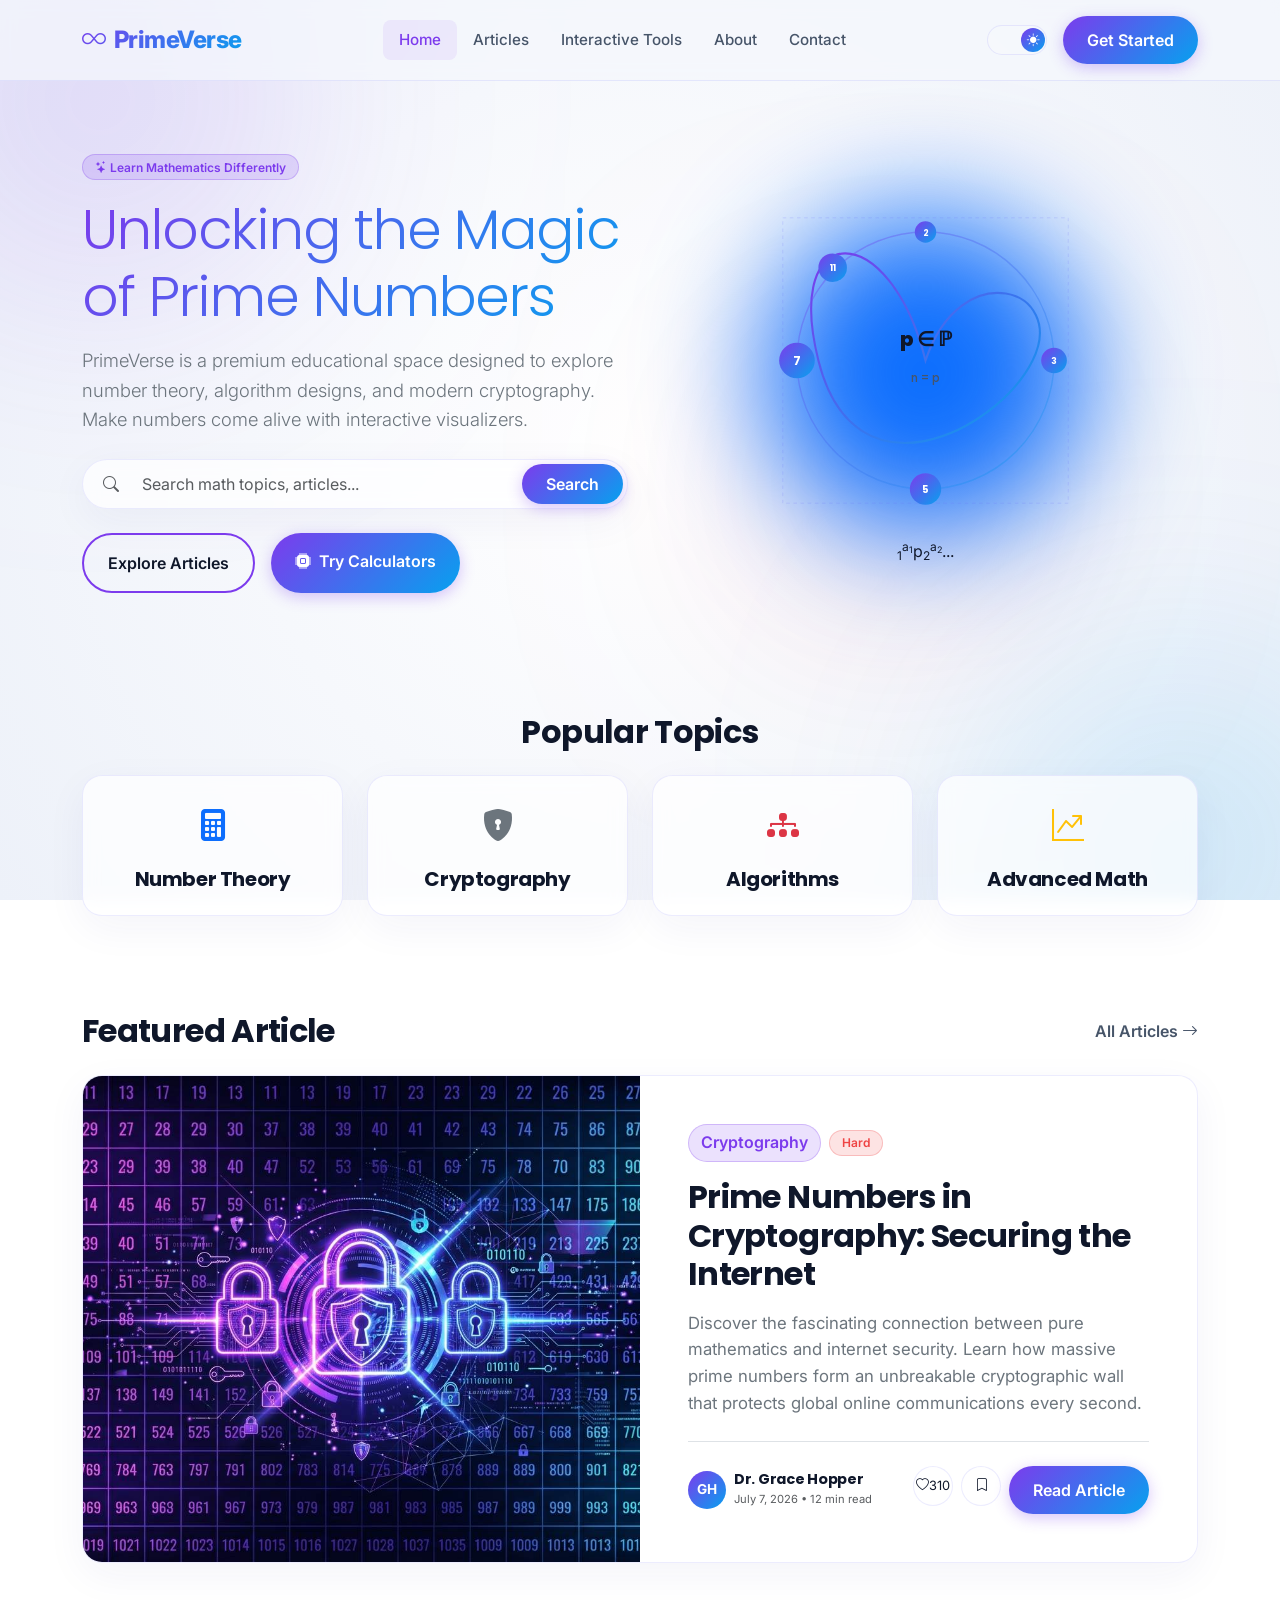
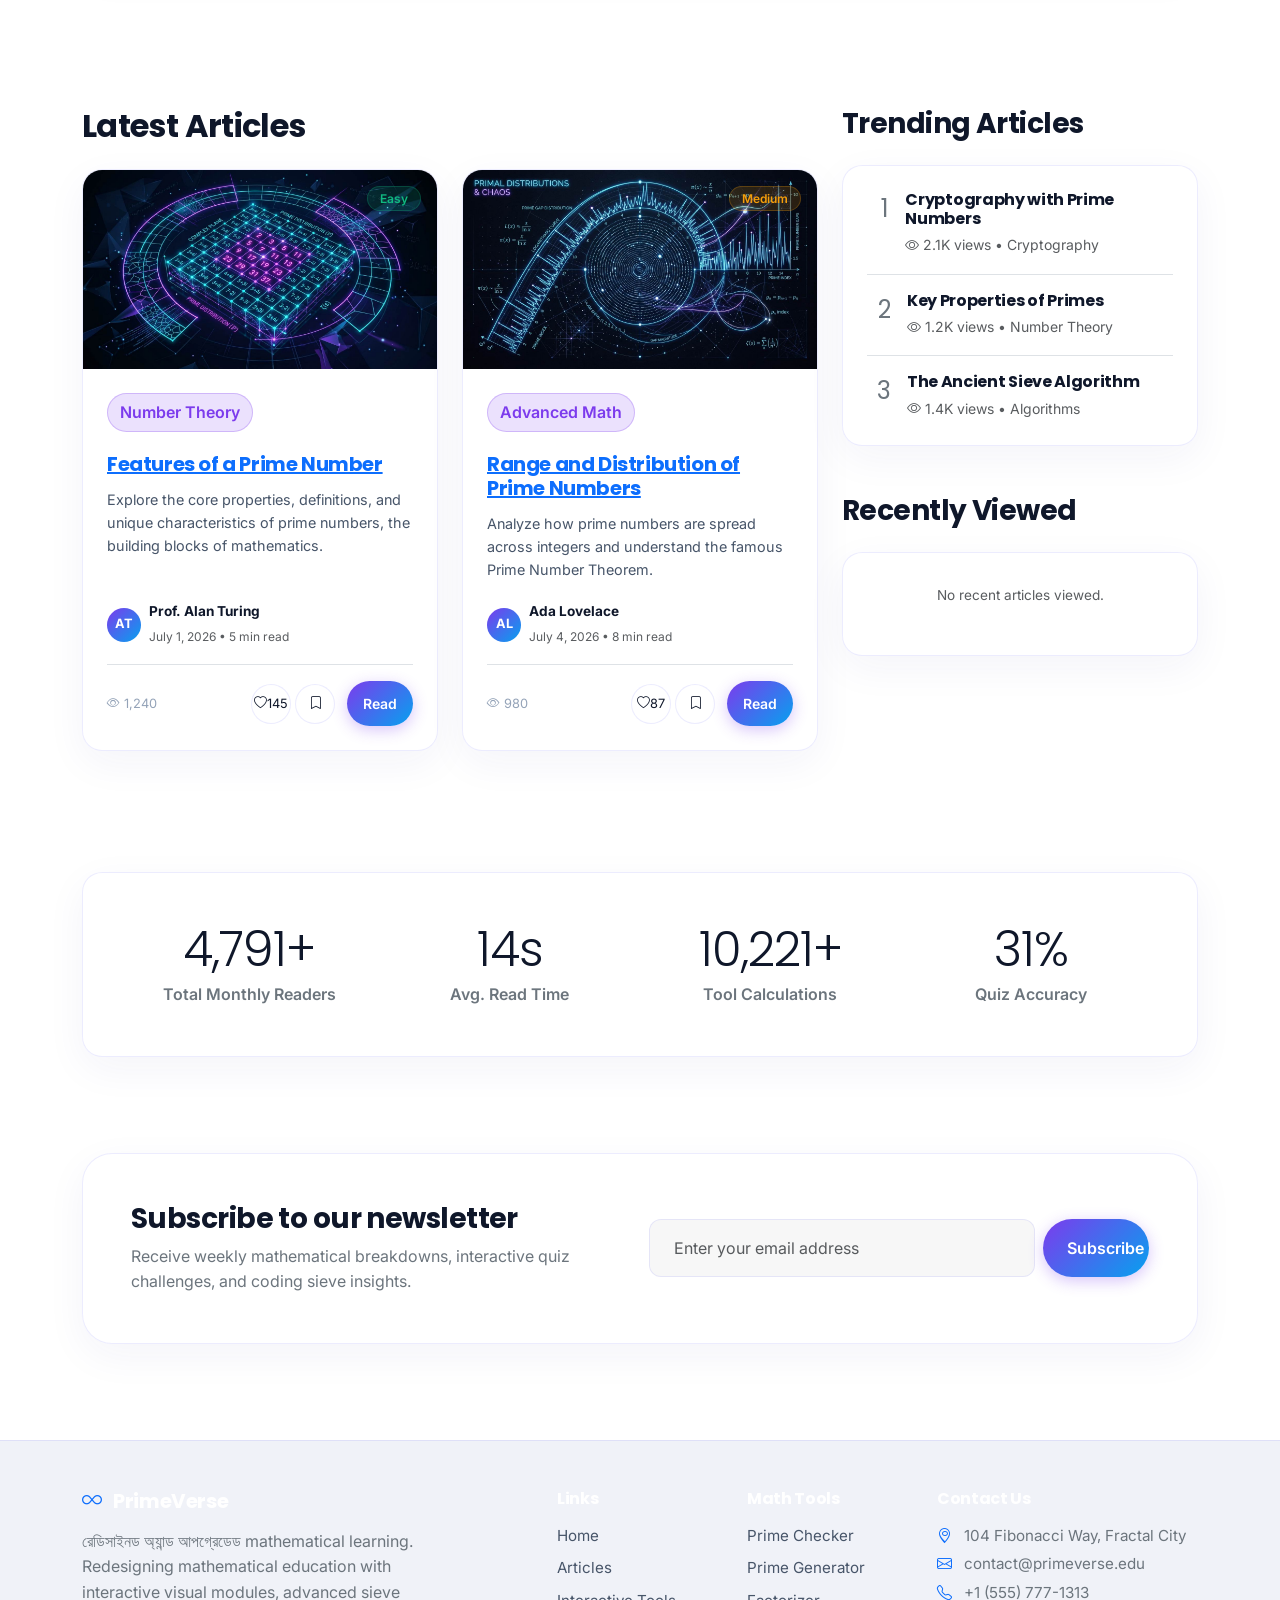
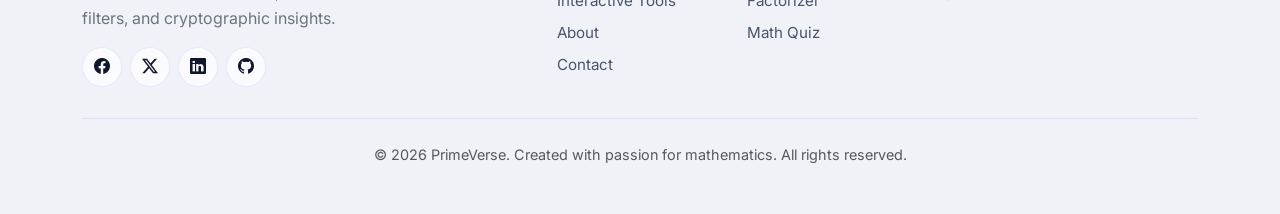
<file: index.html>
<!DOCTYPE html>
<html lang="en" data-theme="dark">
<head>
    <meta charset="UTF-8">
    <meta name="viewport" content="width=device-width, initial-scale=1.0">
    <title>PrimeVerse – Interactive Mathematics Blog</title>
    
    <!-- SEO Meta Tags -->
    <meta name="description" content="Explore PrimeVerse, a modern interactive math blog specializing in prime numbers, cryptography, number theory, and advanced mathematics. Try our interactive tools and quizzes.">
    <meta name="keywords" content="prime numbers, mathematics, cryptography, number theory, prime checker, prime generator, math quiz">
    
    <!-- Open Graph / Facebook -->
    <meta property="og:type" content="website">
    <meta property="og:title" content="PrimeVerse – Interactive Mathematics Blog">
    <meta property="og:description" content="Explore PrimeVerse, a modern interactive math blog specializing in prime numbers, cryptography, number theory, and advanced mathematics. Try our interactive tools and quizzes.">
    <meta property="og:image" content="assets/images/og-image.jpg">

    <!-- Stylesheets -->
    <link href="https://cdn.jsdelivr.net/npm/bootstrap@5.3.3/dist/css/bootstrap.min.css" rel="stylesheet" integrity="sha384-QWTKZyjpPEjISv5WaRU9OFeRpok6YctnYmDr5pNlyT2bRjXh0JMhjY6hW+ALEwIH" crossorigin="anonymous">
    <link rel="stylesheet" href="https://cdn.jsdelivr.net/npm/bootstrap-icons@1.11.3/font/bootstrap-icons.min.css">
    <link href="https://unpkg.com/aos@2.3.1/dist/aos.css" rel="stylesheet">
    
    <link rel="stylesheet" href="css/style.css">
    <link rel="stylesheet" href="css/animations.css">
    <link rel="stylesheet" href="css/responsive.css">
</head>
<body>

    <!-- Background Blobs -->
    <div class="blob-container">
        <div class="blob blob-1"></div>
        <div class="blob blob-2"></div>
        <div class="blob blob-3"></div>
    </div>

    <!-- Navigation Header -->
    <nav class="navbar navbar-expand-lg glass-nav sticky-top py-3">
        <div class="container">
            <a class="navbar-brand d-flex align-items-center" href="index.html">
                <i class="bi bi-infinity me-2"></i> PrimeVerse
            </a>
            
            <button class="navbar-toggler border-0 text-white" type="button" data-bs-toggle="collapse" data-bs-target="#navbarContent" aria-controls="navbarContent" aria-expanded="false" aria-label="Toggle navigation">
                <span class="navbar-toggler-icon" style="filter: invert(var(--theme-invert, 1));"></span>
            </button>
            
            <div class="collapse navbar-collapse" id="navbarContent">
                <ul class="navbar-nav mx-auto mb-2 mb-lg-0">
                    <li class="nav-item">
                        <a class="nav-link active" href="index.html">Home</a>
                    </li>
                    <li class="nav-item">
                        <a class="nav-link" href="articles.html">Articles</a>
                    </li>
                    <li class="nav-item">
                        <a class="nav-link" href="tools.html">Interactive Tools</a>
                    </li>
                    <li class="nav-item">
                        <a class="nav-link" href="about.html">About</a>
                    </li>
                    <li class="nav-item">
                        <a class="nav-link" href="contact.html">Contact</a>
                    </li>
                </ul>
                
                <div class="d-flex align-items-center gap-3">
                    <!-- Light/Dark Mode Switcher -->
                    <div class="theme-switch-container theme-toggle-btn" title="Toggle Theme">
                        <div class="theme-switch-toggle">
                            <i class="bi bi-moon-stars-fill"></i>
                        </div>
                    </div>
                    
                    <a href="tools.html" class="btn btn-premium rounded-pill px-4">Get Started</a>
                </div>
            </div>
        </div>
    </nav>

    <!-- Hero Section -->
    <section class="hero-section py-5 position-relative">
        <div class="container">
            <div class="row align-items-center min-vh-75 py-4">
                <div class="col-lg-6" data-aos="fade-right">
                    <span class="badge badge-category mb-3"><i class="bi bi-stars"></i> Learn Mathematics Differently</span>
                    <h1 class="display-4 fw-extrabold mb-3" style="background: var(--accent-gradient); -webkit-background-clip: text; -webkit-text-fill-color: transparent;">
                        Unlocking the Magic of Prime Numbers
                    </h1>
                    <p class="lead text-secondary mb-4" style="font-size: 1.15rem;">
                        PrimeVerse is a premium educational space designed to explore number theory, algorithm designs, and modern cryptography. Make numbers come alive with interactive visualizers.
                    </p>
                    
                    <!-- Hero Search -->
                    <form class="mb-4" action="articles.html" method="GET">
                        <div class="input-group glass-panel p-1 rounded-pill" style="border-radius: 50px !important;">
                            <span class="input-group-text bg-transparent border-0 text-muted ps-3"><i class="bi bi-search"></i></span>
                            <input type="text" name="q" class="form-control bg-transparent border-0 text-white" placeholder="Search math topics, articles..." style="box-shadow: none; color: var(--text-primary) !important;">
                            <button class="btn btn-premium rounded-pill px-4 py-2" type="submit">Search</button>
                        </div>
                    </form>

                    <div class="d-flex gap-3 hero-buttons">
                        <a href="articles.html" class="btn btn-premium-outline rounded-pill px-4 py-3">Explore Articles</a>
                        <a href="tools.html" class="btn btn-premium rounded-pill px-4 py-3"><i class="bi bi-cpu-fill me-2"></i>Try Calculators</a>
                    </div>
                </div>
                
                <div class="col-lg-6 mt-5 mt-lg-0 text-center" data-aos="zoom-in" data-aos-delay="200">
                    <div class="position-relative d-inline-block">
                        <div class="position-absolute top-50 start-50 translate-middle rounded-circle bg-primary opacity-20 filter-blur" style="width: 320px; height: 320px; filter: blur(60px); z-index: -1;"></div>
                        <svg viewBox="0 0 500 500" width="100%" max-width="450px" height="auto" class="floating-math-svg text-primary" style="animation: floatBlob1 8s infinite alternate ease-in-out;">
                            <defs>
                                <linearGradient id="mathGrad" x1="0%" y1="0%" x2="100%" y2="100%">
                                    <stop offset="0%" stop-color="var(--primary)" />
                                    <stop offset="100%" stop-color="var(--secondary)" />
                                </linearGradient>
                            </defs>
                            <!-- Grid backdrop -->
                            <path d="M 50,50 L 450,50 L 450,450 L 50,450 Z" fill="none" stroke="var(--border-color)" stroke-width="2" stroke-dasharray="5,5"/>
                            <circle cx="250" cy="250" r="180" fill="none" stroke="url(#mathGrad)" stroke-width="2" opacity="0.4"/>
                            
                            <!-- Spirals or math geometry -->
                            <path d="M250,250 C300,100 450,150 400,250 C350,350 150,450 100,250 C50,50 200,50 250,250 Z" fill="none" stroke="url(#mathGrad)" stroke-width="3" />
                            
                            <!-- Floating prime nodes -->
                            <g fill="var(--text-primary)">
                                <circle cx="250" cy="70" r="15" fill="url(#mathGrad)" />
                                <text x="250" y="75" font-family="Poppins" font-size="12" font-weight="bold" text-anchor="middle" fill="#fff">2</text>
                                
                                <circle cx="430" cy="250" r="18" fill="url(#mathGrad)" />
                                <text x="430" y="255" font-family="Poppins" font-size="12" font-weight="bold" text-anchor="middle" fill="#fff">3</text>
                                
                                <circle cx="250" cy="430" r="22" fill="url(#mathGrad)" />
                                <text x="250" y="436" font-family="Poppins" font-size="14" font-weight="bold" text-anchor="middle" fill="#fff">5</text>
                                
                                <circle cx="70" cy="250" r="25" fill="url(#mathGrad)" />
                                <text x="70" y="256" font-family="Poppins" font-size="16" font-weight="bold" text-anchor="middle" fill="#fff">7</text>
                                
                                <circle cx="120" cy="120" r="20" fill="url(#mathGrad)" />
                                <text x="120" y="125" font-family="Poppins" font-size="13" font-weight="bold" text-anchor="middle" fill="#fff">11</text>
                            </g>
                            
                            <!-- Math symbol annotations -->
                            <text x="250" y="230" font-family="Poppins" font-size="28" font-weight="800" text-anchor="middle" fill="var(--text-primary)">p &isin; &#8473;</text>
                            <text x="250" y="280" font-family="Poppins" font-size="16" font-weight="500" text-anchor="middle" fill="var(--text-secondary)">n = p<sub>1</sub><sup>a<sub>1</sub></sup>p<sub>2</sub><sup>a<sub>2</sub></sup>...</text>
                        </svg>
                    </div>
                </div>
            </div>
        </div>
    </section>

    <!-- Categories Section -->
    <section class="py-5 bg-opacity-20">
        <div class="container text-center">
            <h2 class="fw-bold mb-4" data-aos="fade-up">Popular Topics</h2>
            <div class="row g-4 justify-content-center" data-aos="fade-up" data-aos-delay="100">
                <div class="col-6 col-md-3">
                    <a href="articles.html?cat=Number+Theory" class="text-decoration-none">
                        <div class="glass-panel p-4 h-100 hover-rotate">
                            <i class="bi bi-calculator-fill fs-2 mb-3 d-block text-primary"></i>
                            <h5 class="fw-bold mb-0">Number Theory</h5>
                        </div>
                    </a>
                </div>
                <div class="col-6 col-md-3">
                    <a href="articles.html?cat=Cryptography" class="text-decoration-none">
                        <div class="glass-panel p-4 h-100 hover-rotate">
                            <i class="bi bi-shield-lock-fill fs-2 mb-3 d-block text-secondary"></i>
                            <h5 class="fw-bold mb-0">Cryptography</h5>
                        </div>
                    </a>
                </div>
                <div class="col-6 col-md-3">
                    <a href="articles.html?cat=Algorithms" class="text-decoration-none">
                        <div class="glass-panel p-4 h-100 hover-rotate">
                            <i class="bi bi-diagram-3-fill fs-2 mb-3 d-block text-danger"></i>
                            <h5 class="fw-bold mb-0">Algorithms</h5>
                        </div>
                    </a>
                </div>
                <div class="col-6 col-md-3">
                    <a href="articles.html?cat=Advanced+Math" class="text-decoration-none">
                        <div class="glass-panel p-4 h-100 hover-rotate">
                            <i class="bi bi-graph-up-arrow fs-2 mb-3 d-block text-warning"></i>
                            <h5 class="fw-bold mb-0">Advanced Math</h5>
                        </div>
                    </a>
                </div>
            </div>
        </div>
    </section>

    <!-- Featured Article Section -->
    <section class="py-5">
        <div class="container">
            <div class="d-flex justify-content-between align-items-center mb-4" data-aos="fade-up">
                <h2 class="fw-bold mb-0">Featured Article</h2>
                <a href="articles.html" class="footer-link fw-semibold">All Articles <i class="bi bi-arrow-right"></i></a>
            </div>
            
            <div class="glass-panel overflow-hidden border mb-5 p-0" data-aos="fade-up" data-aos-delay="100" style="border-color: var(--border-color) !important;">
                <div class="row g-0">
                    <div class="col-lg-6" style="min-height: 300px; position: relative;">
                        <img src="assets/images/cryptography-cover.jpg" alt="Cryptography Cover" class="w-100 h-100" style="object-fit: cover; position: absolute; top:0; left:0;">
                    </div>
                    <div class="col-lg-6 p-4 p-md-5 d-flex flex-column justify-content-center">
                        <div class="d-flex align-items-center gap-2 mb-3">
                            <span class="badge-category">Cryptography</span>
                            <span class="badge badge-difficulty badge-hard">Hard</span>
                        </div>
                        
                        <h3 class="fw-bold mb-3 fs-2">
                            <a href="cryptography.html" class="text-decoration-none text-light-hover" style="color: var(--text-primary);">Prime Numbers in Cryptography: Securing the Internet</a>
                        </h3>
                        <p class="text-secondary mb-4" style="font-size: 1.05rem;">
                            Discover the fascinating connection between pure mathematics and internet security. Learn how massive prime numbers form an unbreakable cryptographic wall that protects global online communications every second.
                        </p>
                        
                        <div class="d-flex align-items-center justify-content-between border-top pt-4 card-meta">
                            <div class="d-flex align-items-center">
                                <div class="avatar me-2 rounded-circle text-white d-flex align-items-center justify-content-center" style="width: 38px; height: 38px; background: var(--accent-gradient); font-weight: bold; font-size: 0.85rem;">GH</div>
                                <div>
                                    <h6 class="mb-0 fw-bold" style="font-size: 0.9rem;">Dr. Grace Hopper</h6>
                                    <small class="text-muted">July 7, 2026 &bull; 12 min read</small>
                                </div>
                            </div>
                            
                            <div class="d-flex gap-2">
                                <button class="btn-icon btn-like-toggle" data-id="cryptography" data-base-likes="310">
                                    <i class="bi bi-heart"></i> <span class="like-count">310</span>
                                </button>
                                <button class="btn-icon btn-bookmark-toggle" data-id="cryptography">
                                    <i class="bi bi-bookmark"></i>
                                </button>
                                <a href="cryptography.html" class="btn btn-premium rounded-pill px-4">Read Article</a>
                            </div>
                        </div>
                    </div>
                </div>
            </div>
        </div>
    </section>

    <!-- Latest & Trending Articles -->
    <section class="py-5 bg-opacity-10">
        <div class="container">
            <div class="row">
                <!-- Latest Articles Grid -->
                <div class="col-lg-8">
                    <h2 class="fw-bold mb-4" data-aos="fade-up">Latest Articles</h2>
                    
                    <div class="row">
                        <!-- Card 1: Features of a Prime -->
                        <div class="col-md-6 mb-4" data-aos="fade-up">
                            <div class="glass-panel article-card h-100">
                                <div class="card-img-wrapper">
                                    <img src="assets/images/features-cover.jpg" alt="Features of a Prime" loading="lazy">
                                    <span class="position-absolute top-0 end-0 m-3 badge badge-difficulty badge-easy">Easy</span>
                                </div>
                                <div class="card-content d-flex flex-column">
                                    <span class="badge-category align-self-start mb-2">Number Theory</span>
                                    <h3 class="card-title"><a href="features.html">Features of a Prime Number</a></h3>
                                    <p class="card-desc flex-grow-1">Explore the core properties, definitions, and unique characteristics of prime numbers, the building blocks of mathematics.</p>
                                    
                                    <div class="d-flex align-items-center mb-3">
                                        <div class="avatar me-2 rounded-circle text-white d-flex align-items-center justify-content-center" style="width: 34px; height: 34px; background: var(--accent-gradient); font-weight: bold; font-size: 0.8rem;">AT</div>
                                        <div>
                                            <small class="d-block fw-bold" style="color: var(--text-primary); font-size: 0.85rem;">Prof. Alan Turing</small>
                                            <small class="text-muted" style="font-size: 0.75rem;">July 1, 2026 &bull; 5 min read</small>
                                        </div>
                                    </div>
                                    
                                    <div class="d-flex justify-content-between align-items-center border-top pt-3 card-meta mt-auto">
                                        <span class="meta-item"><i class="bi bi-eye"></i> 1,240</span>
                                        <div class="d-flex gap-1 align-items-center">
                                            <button class="btn-icon btn-like-toggle" data-id="features" data-base-likes="145">
                                                <i class="bi bi-heart"></i> <span class="like-count">145</span>
                                            </button>
                                            <button class="btn-icon btn-bookmark-toggle" data-id="features">
                                                <i class="bi bi-bookmark"></i>
                                            </button>
                                            <a href="features.html" class="btn btn-sm btn-premium ms-2 rounded-pill px-3">Read</a>
                                        </div>
                                    </div>
                                </div>
                            </div>
                        </div>

                        <!-- Card 2: Range and Distribution -->
                        <div class="col-md-6 mb-4" data-aos="fade-up" data-aos-delay="100">
                            <div class="glass-panel article-card h-100">
                                <div class="card-img-wrapper">
                                    <img src="assets/images/range-cover.jpg" alt="Distribution of Primes" loading="lazy">
                                    <span class="position-absolute top-0 end-0 m-3 badge badge-difficulty badge-medium">Medium</span>
                                </div>
                                <div class="card-content d-flex flex-column">
                                    <span class="badge-category align-self-start mb-2">Advanced Math</span>
                                    <h3 class="card-title"><a href="range.html">Range and Distribution of Prime Numbers</a></h3>
                                    <p class="card-desc flex-grow-1">Analyze how prime numbers are spread across integers and understand the famous Prime Number Theorem.</p>
                                    
                                    <div class="d-flex align-items-center mb-3">
                                        <div class="avatar me-2 rounded-circle text-white d-flex align-items-center justify-content-center" style="width: 34px; height: 34px; background: var(--accent-gradient); font-weight: bold; font-size: 0.8rem;">AL</div>
                                        <div>
                                            <small class="d-block fw-bold" style="color: var(--text-primary); font-size: 0.85rem;">Ada Lovelace</small>
                                            <small class="text-muted" style="font-size: 0.75rem;">July 4, 2026 &bull; 8 min read</small>
                                        </div>
                                    </div>
                                    
                                    <div class="d-flex justify-content-between align-items-center border-top pt-3 card-meta mt-auto">
                                        <span class="meta-item"><i class="bi bi-eye"></i> 980</span>
                                        <div class="d-flex gap-1 align-items-center">
                                            <button class="btn-icon btn-like-toggle" data-id="range" data-base-likes="87">
                                                <i class="bi bi-heart"></i> <span class="like-count">87</span>
                                            </button>
                                            <button class="btn-icon btn-bookmark-toggle" data-id="range">
                                                <i class="bi bi-bookmark"></i>
                                            </button>
                                            <a href="range.html" class="btn btn-sm btn-premium ms-2 rounded-pill px-3">Read</a>
                                        </div>
                                    </div>
                                </div>
                            </div>
                        </div>
                    </div>
                </div>
                
                <!-- Side Panel: Trending & History -->
                <div class="col-lg-4">
                    <div class="mb-5" data-aos="fade-left">
                        <h3 class="fw-bold mb-4">Trending Articles</h3>
                        <div class="glass-panel p-4">
                            <div class="mb-3 pb-3 border-bottom d-flex align-items-start">
                                <span class="fs-4 fw-extrabold me-3 text-secondary" style="font-family: Poppins; width: 24px; text-align: right;">1</span>
                                <div>
                                    <h6 class="mb-1 fw-bold"><a href="cryptography.html" class="text-decoration-none text-light-hover" style="color: var(--text-primary);">Cryptography with Prime Numbers</a></h6>
                                    <small class="text-muted"><i class="bi bi-eye"></i> 2.1K views &bull; Cryptography</small>
                                </div>
                            </div>
                            <div class="mb-3 pb-3 border-bottom d-flex align-items-start">
                                <span class="fs-4 fw-extrabold me-3 text-secondary" style="font-family: Poppins; width: 24px; text-align: right;">2</span>
                                <div>
                                    <h6 class="mb-1 fw-bold"><a href="features.html" class="text-decoration-none text-light-hover" style="color: var(--text-primary);">Key Properties of Primes</a></h6>
                                    <small class="text-muted"><i class="bi bi-eye"></i> 1.2K views &bull; Number Theory</small>
                                </div>
                            </div>
                            <div class="d-flex align-items-start">
                                <span class="fs-4 fw-extrabold me-3 text-secondary" style="font-family: Poppins; width: 24px; text-align: right;">3</span>
                                <div>
                                    <h6 class="mb-1 fw-bold"><a href="sieve.html" class="text-decoration-none text-light-hover" style="color: var(--text-primary);">The Ancient Sieve Algorithm</a></h6>
                                    <small class="text-muted"><i class="bi bi-eye"></i> 1.4K views &bull; Algorithms</small>
                                </div>
                            </div>
                        </div>
                    </div>

                    <!-- Recently Viewed Articles -->
                    <div class="mb-5" data-aos="fade-left" data-aos-delay="100">
                        <h3 class="fw-bold mb-4">Recently Viewed</h3>
                        <div class="glass-panel p-4" id="recentArticlesList">
                            <!-- Populated dynamically via JS -->
                        </div>
                    </div>
                </div>
            </div>
        </div>
    </section>

    <!-- Statistics Section -->
    <section class="py-5" id="statisticsSection">
        <div class="container">
            <div class="glass-panel p-5 text-center border" style="border-color: var(--border-color) !important;">
                <div class="row g-4 justify-content-center">
                    <div class="col-md-3 col-6">
                        <h2 class="display-5 fw-extrabold mb-1 counter-value" data-target="15000" data-suffix="+">0</h2>
                        <p class="text-secondary fw-semibold mb-0">Total Monthly Readers</p>
                    </div>
                    <div class="col-md-3 col-6">
                        <h2 class="display-5 fw-extrabold mb-1 counter-value" data-target="45" data-suffix="s">0</h2>
                        <p class="text-secondary fw-semibold mb-0">Avg. Read Time</p>
                    </div>
                    <div class="col-md-3 col-6">
                        <h2 class="display-5 fw-extrabold mb-1 counter-value" data-target="32000" data-suffix="+">0</h2>
                        <p class="text-secondary fw-semibold mb-0">Tool Calculations</p>
                    </div>
                    <div class="col-md-3 col-6">
                        <h2 class="display-5 fw-extrabold mb-1 counter-value" data-target="98" data-suffix="%">0</h2>
                        <p class="text-secondary fw-semibold mb-0">Quiz Accuracy</p>
                    </div>
                </div>
            </div>
        </div>
    </section>

    <!-- Newsletter Section -->
    <section class="py-5">
        <div class="container">
            <div class="glass-panel p-4 p-md-5 d-flex flex-column flex-lg-row align-items-center justify-content-between border" data-aos="zoom-in" style="border-color: var(--border-color) !important; border-radius: 30px;">
                <div class="mb-4 mb-lg-0 text-center text-lg-start">
                    <h3 class="fw-bold mb-2">Subscribe to our newsletter</h3>
                    <p class="text-secondary mb-0">Receive weekly mathematical breakdowns, interactive quiz challenges, and coding sieve insights.</p>
                </div>
                <div class="col-lg-5 w-100" style="max-width: 500px;">
                    <form id="newsletterForm" class="d-flex flex-column flex-sm-row gap-2">
                        <input type="email" required class="form-control glass-input flex-grow-1 py-3 px-4" placeholder="Enter your email address">
                        <button type="submit" class="btn btn-premium rounded-pill px-4">Subscribe</button>
                    </form>
                </div>
            </div>
        </div>
    </section>

    <!-- Footer -->
    <footer class="footer py-5 mt-5">
        <div class="container">
            <div class="row g-4">
                <div class="col-lg-4 col-md-6">
                    <h5 class="fw-bold text-white mb-3"><i class="bi bi-infinity text-primary me-2"></i> PrimeVerse</h5>
                    <p class="text-secondary"> রেডিসাইনড অ্যান্ড আপগ্রেডেড mathematical learning. Redesigning mathematical education with interactive visual modules, advanced sieve filters, and cryptographic insights.</p>
                    <div class="d-flex gap-2 mt-3">
                        <a href="#" class="btn-icon"><i class="bi bi-facebook"></i></a>
                        <a href="#" class="btn-icon"><i class="bi bi-twitter-x"></i></a>
                        <a href="#" class="btn-icon"><i class="bi bi-linkedin"></i></a>
                        <a href="#" class="btn-icon"><i class="bi bi-github"></i></a>
                    </div>
                </div>
                <div class="col-lg-2 col-md-3 col-6 ms-lg-auto">
                    <h6 class="text-white fw-bold mb-3">Links</h6>
                    <ul class="list-unstyled d-flex flex-column gap-2" style="font-size: 0.95rem;">
                        <li><a href="index.html" class="footer-link">Home</a></li>
                        <li><a href="articles.html" class="footer-link">Articles</a></li>
                        <li><a href="tools.html" class="footer-link">Interactive Tools</a></li>
                        <li><a href="about.html" class="footer-link">About</a></li>
                        <li><a href="contact.html" class="footer-link">Contact</a></li>
                    </ul>
                </div>
                <div class="col-lg-2 col-md-3 col-6">
                    <h6 class="text-white fw-bold mb-3">Math Tools</h6>
                    <ul class="list-unstyled d-flex flex-column gap-2" style="font-size: 0.95rem;">
                        <li><a href="tools.html?tool=checker" class="footer-link">Prime Checker</a></li>
                        <li><a href="tools.html?tool=generator" class="footer-link">Prime Generator</a></li>
                        <li><a href="tools.html?tool=factor" class="footer-link">Factorizer</a></li>
                        <li><a href="tools.html?tool=quiz" class="footer-link">Math Quiz</a></li>
                    </ul>
                </div>
                <div class="col-lg-3 col-md-6">
                    <h6 class="text-white fw-bold mb-3">Contact Us</h6>
                    <p class="text-secondary mb-1" style="font-size: 0.95rem;"><i class="bi bi-geo-alt me-2 text-primary"></i> 104 Fibonacci Way, Fractal City</p>
                    <p class="text-secondary mb-1" style="font-size: 0.95rem;"><i class="bi bi-envelope me-2 text-primary"></i> contact@primeverse.edu</p>
                    <p class="text-secondary" style="font-size: 0.95rem;"><i class="bi bi-telephone me-2 text-primary"></i> +1 (555) 777-1313</p>
                </div>
            </div>
            <div class="border-top pt-4 mt-4 text-center" style="border-color: var(--border-color) !important; font-size: 0.9rem;">
                <p class="mb-0 text-muted">&copy; 2026 PrimeVerse. Created with passion for mathematics. All rights reserved.</p>
            </div>
        </div>
    </footer>

    <!-- Back to Top Button -->
    <a href="#" id="backToTop" class="btn btn-premium rounded-circle d-flex align-items-center justify-content-center p-0" style="width: 44px; height: 44px; box-shadow: 0 4px 15px var(--primary-glow);"><i class="bi bi-arrow-up fs-5"></i></a>

    <!-- Scripts -->
    <script src="https://cdn.jsdelivr.net/npm/bootstrap@5.3.3/dist/js/bootstrap.bundle.min.js" integrity="sha384-YvpcrYf0tY3lHB60NNkmXc5s9fDVZLESaAA55NDzOxhy9GkcIdslK1eN7N6jIeHz" crossorigin="anonymous"></script>
    <script src="https://unpkg.com/aos@2.3.1/dist/aos.js"></script>
    
    <script src="js/theme.js"></script>
    <script src="js/articles-data.js"></script>
    <script src="js/bookmark.js"></script>
    <script src="js/search.js"></script>
    <script src="js/app.js"></script>
</body>
</html>
</file>
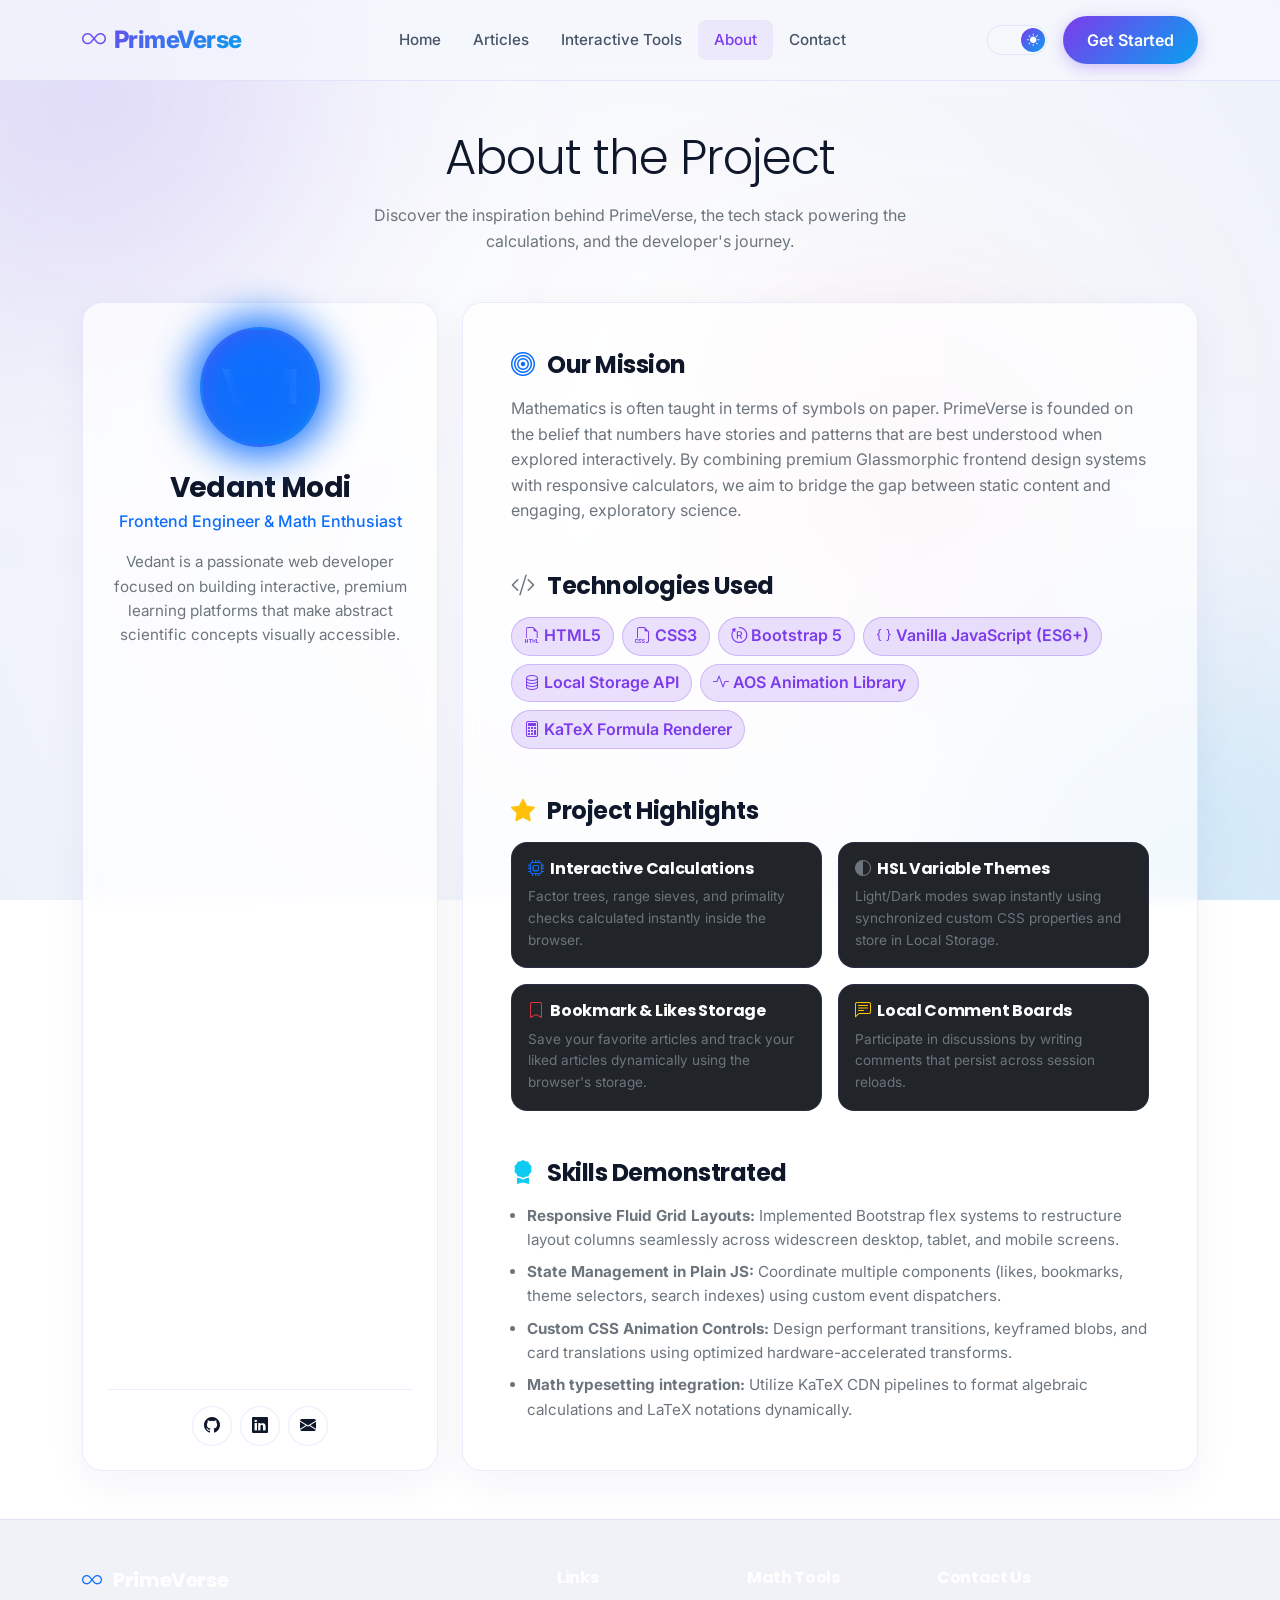
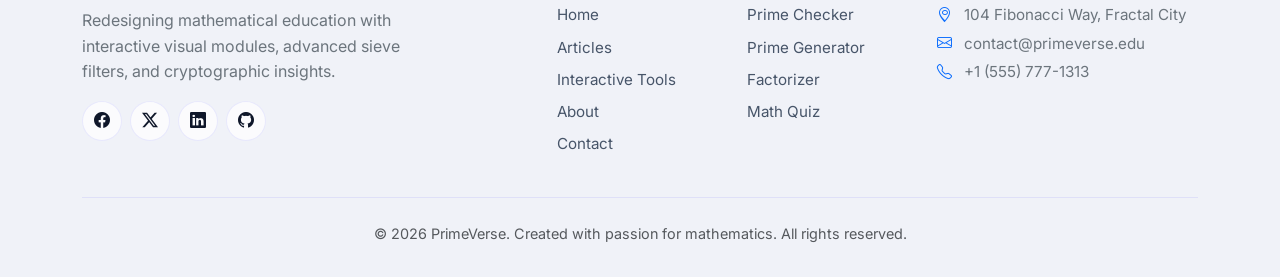
<file: about.html>
<!DOCTYPE html>
<html lang="en" data-theme="dark">
<head>
    <meta charset="UTF-8">
    <meta name="viewport" content="width=device-width, initial-scale=1.0">
    <title>About PrimeVerse – Interactive Mathematics Blog</title>
    
    <!-- SEO Meta Tags -->
    <meta name="description" content="Learn about PrimeVerse, its mission to simplify math education, and the developer behind the interactive prime number platform.">
    <meta name="keywords" content="about developer, math mission, frontend project, vanilla javascript, responsive design">
    
    <!-- Open Graph -->
    <meta property="og:type" content="website">
    <meta property="og:title" content="About PrimeVerse – Interactive Mathematics Blog">
    <meta property="og:description" content="Learn about PrimeVerse, its mission to simplify math education, and the developer behind the interactive prime number platform.">
    <meta property="og:image" content="assets/images/og-image.jpg">

    <!-- Stylesheets -->
    <link href="https://cdn.jsdelivr.net/npm/bootstrap@5.3.3/dist/css/bootstrap.min.css" rel="stylesheet" integrity="sha384-QWTKZyjpPEjISv5WaRU9OFeRpok6YctnYmDr5pNlyT2bRjXh0JMhjY6hW+ALEwIH" crossorigin="anonymous">
    <link rel="stylesheet" href="https://cdn.jsdelivr.net/npm/bootstrap-icons@1.11.3/font/bootstrap-icons.min.css">
    <link href="https://unpkg.com/aos@2.3.1/dist/aos.css" rel="stylesheet">
    
    <link rel="stylesheet" href="css/style.css">
    <link rel="stylesheet" href="css/animations.css">
    <link rel="stylesheet" href="css/responsive.css">
</head>
<body>

    <!-- Background Blobs -->
    <div class="blob-container">
        <div class="blob blob-1"></div>
        <div class="blob blob-2"></div>
        <div class="blob blob-3"></div>
    </div>

    <!-- Navigation Header -->
    <nav class="navbar navbar-expand-lg glass-nav sticky-top py-3">
        <div class="container">
            <a class="navbar-brand d-flex align-items-center" href="index.html">
                <i class="bi bi-infinity me-2"></i> PrimeVerse
            </a>
            <button class="navbar-toggler border-0 text-white" type="button" data-bs-toggle="collapse" data-bs-target="#navbarContent" aria-controls="navbarContent" aria-expanded="false" aria-label="Toggle navigation">
                <span class="navbar-toggler-icon" style="filter: invert(var(--theme-invert, 1));"></span>
            </button>
            <div class="collapse navbar-collapse" id="navbarContent">
                <ul class="navbar-nav mx-auto mb-2 mb-lg-0">
                    <li class="nav-item">
                        <a class="nav-link" href="index.html">Home</a>
                    </li>
                    <li class="nav-item">
                        <a class="nav-link" href="articles.html">Articles</a>
                    </li>
                    <li class="nav-item">
                        <a class="nav-link" href="tools.html">Interactive Tools</a>
                    </li>
                    <li class="nav-item">
                        <a class="nav-link active" href="about.html">About</a>
                    </li>
                    <li class="nav-item">
                        <a class="nav-link" href="contact.html">Contact</a>
                    </li>
                </ul>
                <div class="d-flex align-items-center gap-3">
                    <div class="theme-switch-container theme-toggle-btn">
                        <div class="theme-switch-toggle">
                            <i class="bi bi-moon-stars-fill"></i>
                        </div>
                    </div>
                    <a href="tools.html" class="btn btn-premium rounded-pill px-4">Get Started</a>
                </div>
            </div>
        </div>
    </nav>

    <!-- Header Banner -->
    <header class="py-5 text-center">
        <div class="container" data-aos="fade-up">
            <h1 class="display-5 fw-extrabold mb-3">About the Project</h1>
            <p class="text-secondary mx-auto mb-0" style="max-width: 600px;">
                Discover the inspiration behind PrimeVerse, the tech stack powering the calculations, and the developer's journey.
            </p>
        </div>
    </header>

    <!-- About Content -->
    <main class="container mb-5">
        <div class="row g-4">
            
            <!-- Left Side: Profile Card -->
            <div class="col-lg-4" data-aos="fade-right">
                <div class="glass-panel p-4 text-center border h-100 d-flex flex-column justify-content-center" style="border-color: var(--border-color) !important;">
                    <div class="position-relative d-inline-block mx-auto mb-4">
                        <div class="rounded-circle bg-primary opacity-20 position-absolute top-50 start-50 translate-middle filter-blur" style="width: 140px; height: 140px; filter: blur(20px);"></div>
                        <div class="avatar rounded-circle text-white d-flex align-items-center justify-content-center border" style="width: 120px; height: 120px; background: var(--accent-gradient); font-size: 3rem; font-weight: bold; border-width: 3px !important; border-color: rgba(255,255,255,0.1) !important;">VM</div>
                    </div>
                    
                    <h3 class="fw-bold mb-1">Vedant Modi</h3>
                    <p class="text-primary fw-medium mb-3">Frontend Engineer & Math Enthusiast</p>
                    <p class="text-secondary mb-4" style="font-size: 0.95rem;">
                        Vedant is a passionate web developer focused on building interactive, premium learning platforms that make abstract scientific concepts visually accessible.
                    </p>
                    
                    <div class="d-flex justify-content-center gap-2 mt-auto pt-3 border-top" style="border-color: var(--border-color) !important;">
                        <a href="https://github.com" target="_blank" class="btn-icon"><i class="bi bi-github"></i></a>
                        <a href="https://linkedin.com" target="_blank" class="btn-icon"><i class="bi bi-linkedin"></i></a>
                        <a href="mailto:contact@primeverse.edu" class="btn-icon"><i class="bi bi-envelope-fill"></i></a>
                    </div>
                </div>
            </div>

            <!-- Right Side: Details -->
            <div class="col-lg-8" data-aos="fade-left">
                <div class="glass-panel p-4 p-md-5 border h-100" style="border-color: var(--border-color) !important;">
                    <!-- Mission Statement -->
                    <div class="mb-5">
                        <h4 class="fw-bold mb-3"><i class="bi bi-bullseye text-primary me-2"></i> Our Mission</h4>
                        <p class="text-secondary">
                            Mathematics is often taught in terms of symbols on paper. PrimeVerse is founded on the belief that numbers have stories and patterns that are best understood when explored interactively. By combining premium Glassmorphic frontend design systems with responsive calculators, we aim to bridge the gap between static content and engaging, exploratory science.
                        </p>
                    </div>

                    <!-- Technologies Used -->
                    <div class="mb-5">
                        <h4 class="fw-bold mb-3"><i class="bi bi-code-slash text-secondary me-2"></i> Technologies Used</h4>
                        <div class="d-flex flex-wrap gap-2">
                            <span class="badge-category"><i class="bi bi-filetype-html"></i> HTML5</span>
                            <span class="badge-category"><i class="bi bi-filetype-css"></i> CSS3</span>
                            <span class="badge-category"><i class="bi bi-bootstrap-reboot"></i> Bootstrap 5</span>
                            <span class="badge-category"><i class="bi bi-braces"></i> Vanilla JavaScript (ES6+)</span>
                            <span class="badge-category"><i class="bi bi-database"></i> Local Storage API</span>
                            <span class="badge-category"><i class="bi bi-activity"></i> AOS Animation Library</span>
                            <span class="badge-category"><i class="bi bi-calculator"></i> KaTeX Formula Renderer</span>
                        </div>
                    </div>

                    <!-- Project Highlights -->
                    <div class="mb-5">
                        <h4 class="fw-bold mb-3"><i class="bi bi-star-fill text-warning me-2"></i> Project Highlights</h4>
                        <div class="row g-3">
                            <div class="col-md-6">
                                <div class="p-3 bg-dark bg-opacity-20 rounded-4 border" style="border-color: var(--border-color) !important;">
                                    <h6 class="fw-bold text-white mb-2"><i class="bi bi-cpu text-primary me-1"></i> Interactive Calculations</h6>
                                    <p class="mb-0 text-secondary" style="font-size: 0.85rem;">Factor trees, range sieves, and primality checks calculated instantly inside the browser.</p>
                                </div>
                            </div>
                            <div class="col-md-6">
                                <div class="p-3 bg-dark bg-opacity-20 rounded-4 border" style="border-color: var(--border-color) !important;">
                                    <h6 class="fw-bold text-white mb-2"><i class="bi bi-circle-half text-secondary me-1"></i> HSL Variable Themes</h6>
                                    <p class="mb-0 text-secondary" style="font-size: 0.85rem;">Light/Dark modes swap instantly using synchronized custom CSS properties and store in Local Storage.</p>
                                </div>
                            </div>
                            <div class="col-md-6">
                                <div class="p-3 bg-dark bg-opacity-20 rounded-4 border" style="border-color: var(--border-color) !important;">
                                    <h6 class="fw-bold text-white mb-2"><i class="bi bi-bookmark text-danger me-1"></i> Bookmark & Likes Storage</h6>
                                    <p class="mb-0 text-secondary" style="font-size: 0.85rem;">Save your favorite articles and track your liked articles dynamically using the browser's storage.</p>
                                </div>
                            </div>
                            <div class="col-md-6">
                                <div class="p-3 bg-dark bg-opacity-20 rounded-4 border" style="border-color: var(--border-color) !important;">
                                    <h6 class="fw-bold text-white mb-2"><i class="bi bi-chat-left-text text-warning me-1"></i> Local Comment Boards</h6>
                                    <p class="mb-0 text-secondary" style="font-size: 0.85rem;">Participate in discussions by writing comments that persist across session reloads.</p>
                                </div>
                            </div>
                        </div>
                    </div>

                    <!-- Skills Demonstrated -->
                    <div>
                        <h4 class="fw-bold mb-3"><i class="bi bi-award-fill text-info me-2"></i> Skills Demonstrated</h4>
                        <ul class="text-secondary ps-3 mb-0" style="font-size: 0.95rem;">
                            <li class="mb-2"><strong>Responsive Fluid Grid Layouts:</strong> Implemented Bootstrap flex systems to restructure layout columns seamlessly across widescreen desktop, tablet, and mobile screens.</li>
                            <li class="mb-2"><strong>State Management in Plain JS:</strong> Coordinate multiple components (likes, bookmarks, theme selectors, search indexes) using custom event dispatchers.</li>
                            <li class="mb-2"><strong>Custom CSS Animation Controls:</strong> Design performant transitions, keyframed blobs, and card translations using optimized hardware-accelerated transforms.</li>
                            <li><strong>Math typesetting integration:</strong> Utilize KaTeX CDN pipelines to format algebraic calculations and LaTeX notations dynamically.</li>
                        </ul>
                    </div>

                </div>
            </div>

        </div>
    </main>

    <!-- Footer -->
    <footer class="footer py-5 mt-5">
        <div class="container">
            <div class="row g-4">
                <div class="col-lg-4 col-md-6">
                    <h5 class="fw-bold text-white mb-3"><i class="bi bi-infinity text-primary me-2"></i> PrimeVerse</h5>
                    <p class="text-secondary">Redesigning mathematical education with interactive visual modules, advanced sieve filters, and cryptographic insights.</p>
                    <div class="d-flex gap-2 mt-3">
                        <a href="#" class="btn-icon"><i class="bi bi-facebook"></i></a>
                        <a href="#" class="btn-icon"><i class="bi bi-twitter-x"></i></a>
                        <a href="#" class="btn-icon"><i class="bi bi-linkedin"></i></a>
                        <a href="#" class="btn-icon"><i class="bi bi-github"></i></a>
                    </div>
                </div>
                <div class="col-lg-2 col-md-3 col-6 ms-lg-auto">
                    <h6 class="text-white fw-bold mb-3">Links</h6>
                    <ul class="list-unstyled d-flex flex-column gap-2" style="font-size: 0.95rem;">
                        <li><a href="index.html" class="footer-link">Home</a></li>
                        <li><a href="articles.html" class="footer-link">Articles</a></li>
                        <li><a href="tools.html" class="footer-link">Interactive Tools</a></li>
                        <li><a href="about.html" class="footer-link">About</a></li>
                        <li><a href="contact.html" class="footer-link">Contact</a></li>
                    </ul>
                </div>
                <div class="col-lg-2 col-md-3 col-6">
                    <h6 class="text-white fw-bold mb-3">Math Tools</h6>
                    <ul class="list-unstyled d-flex flex-column gap-2" style="font-size: 0.95rem;">
                        <li><a href="tools.html?tool=checker" class="footer-link">Prime Checker</a></li>
                        <li><a href="tools.html?tool=generator" class="footer-link">Prime Generator</a></li>
                        <li><a href="tools.html?tool=factor" class="footer-link">Factorizer</a></li>
                        <li><a href="tools.html?tool=quiz" class="footer-link">Math Quiz</a></li>
                    </ul>
                </div>
                <div class="col-lg-3 col-md-6">
                    <h6 class="text-white fw-bold mb-3">Contact Us</h6>
                    <p class="text-secondary mb-1" style="font-size: 0.95rem;"><i class="bi bi-geo-alt me-2 text-primary"></i> 104 Fibonacci Way, Fractal City</p>
                    <p class="text-secondary mb-1" style="font-size: 0.95rem;"><i class="bi bi-envelope me-2 text-primary"></i> contact@primeverse.edu</p>
                    <p class="text-secondary" style="font-size: 0.95rem;"><i class="bi bi-telephone me-2 text-primary"></i> +1 (555) 777-1313</p>
                </div>
            </div>
            <div class="border-top pt-4 mt-4 text-center" style="border-color: var(--border-color) !important; font-size: 0.9rem;">
                <p class="mb-0 text-muted">&copy; 2026 PrimeVerse. Created with passion for mathematics. All rights reserved.</p>
            </div>
        </div>
    </footer>

    <!-- Back to Top Button -->
    <a href="#" id="backToTop" class="btn btn-premium rounded-circle d-flex align-items-center justify-content-center p-0" style="width: 44px; height: 44px; box-shadow: 0 4px 15px var(--primary-glow);"><i class="bi bi-arrow-up fs-5"></i></a>

    <!-- Scripts -->
    <script src="https://cdn.jsdelivr.net/npm/bootstrap@5.3.3/dist/js/bootstrap.bundle.min.js" integrity="sha384-YvpcrYf0tY3lHB60NNkmXc5s9fDVZLESaAA55NDzOxhy9GkcIdslK1eN7N6jIeHz" crossorigin="anonymous"></script>
    <script src="https://unpkg.com/aos@2.3.1/dist/aos.js"></script>
    
    <script src="js/theme.js"></script>
    <script src="js/bookmark.js"></script>
    <script src="js/app.js"></script>
</body>
</html>
</file>
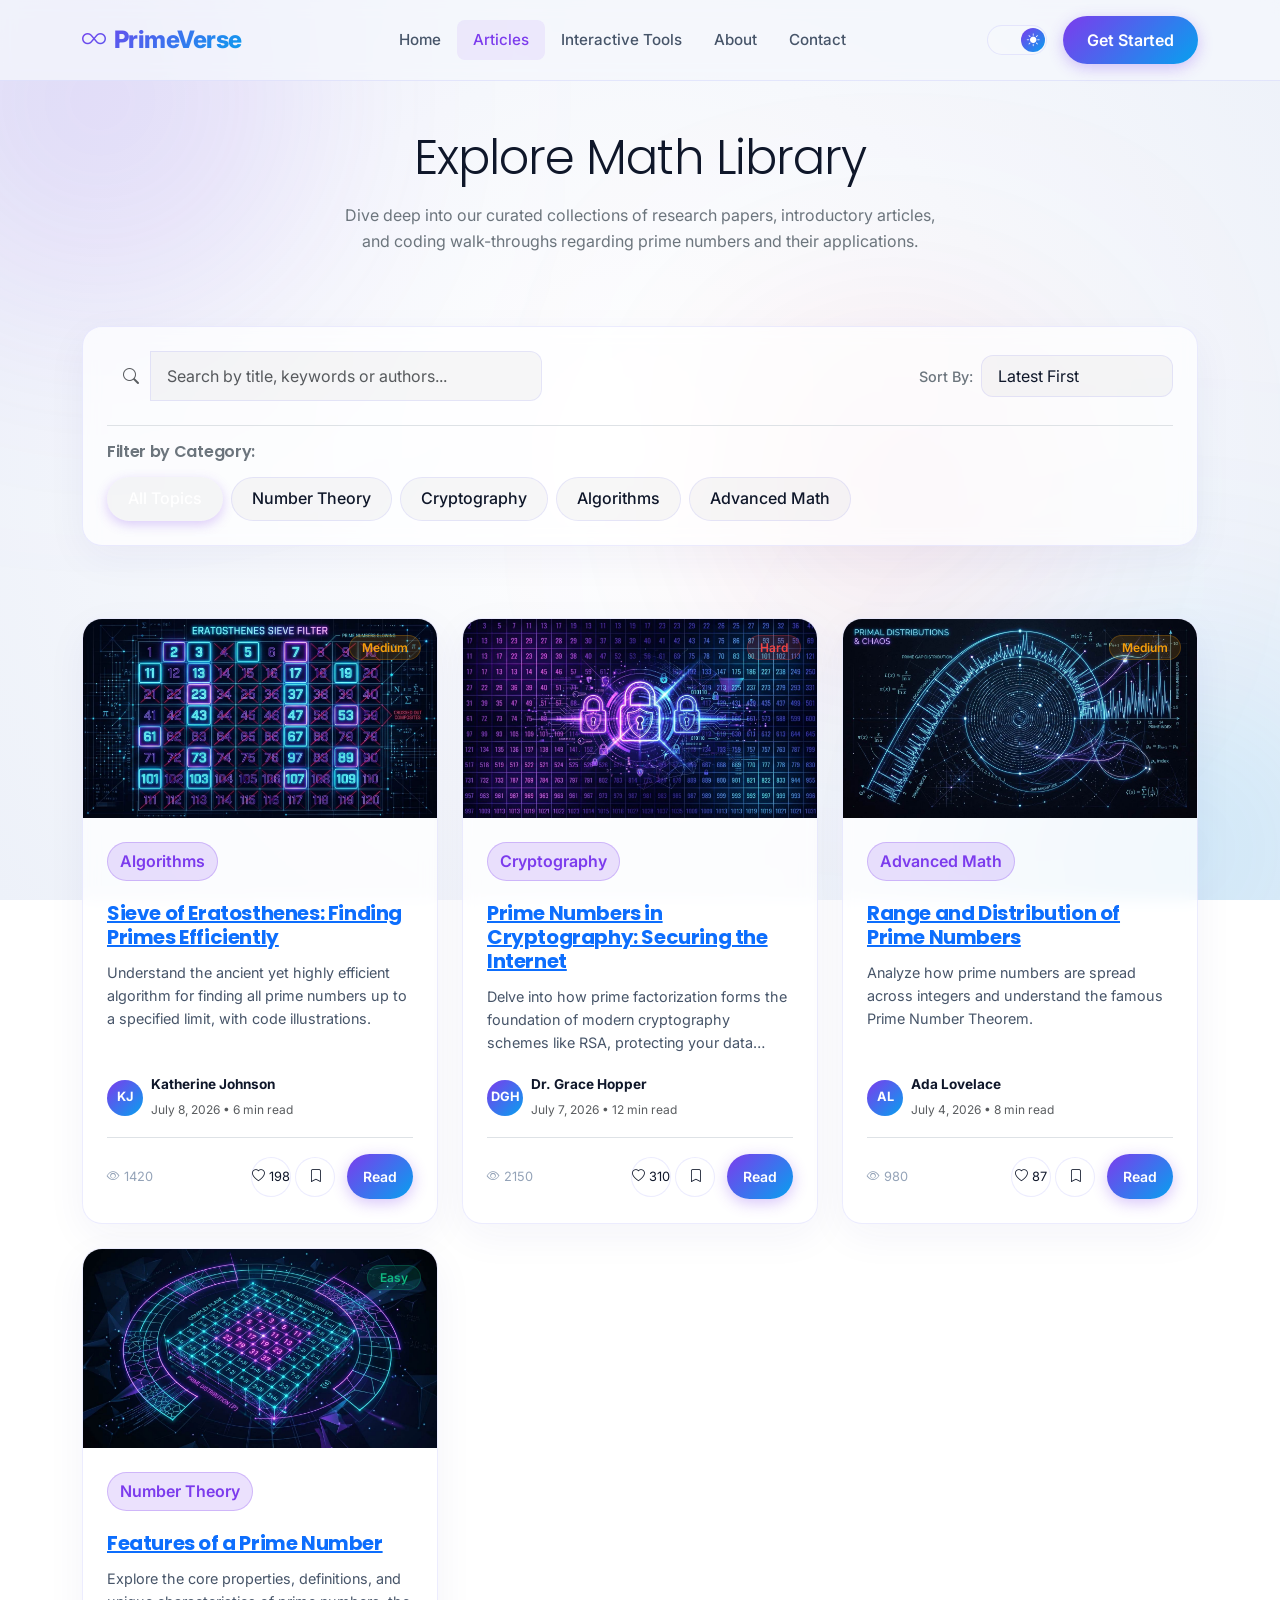
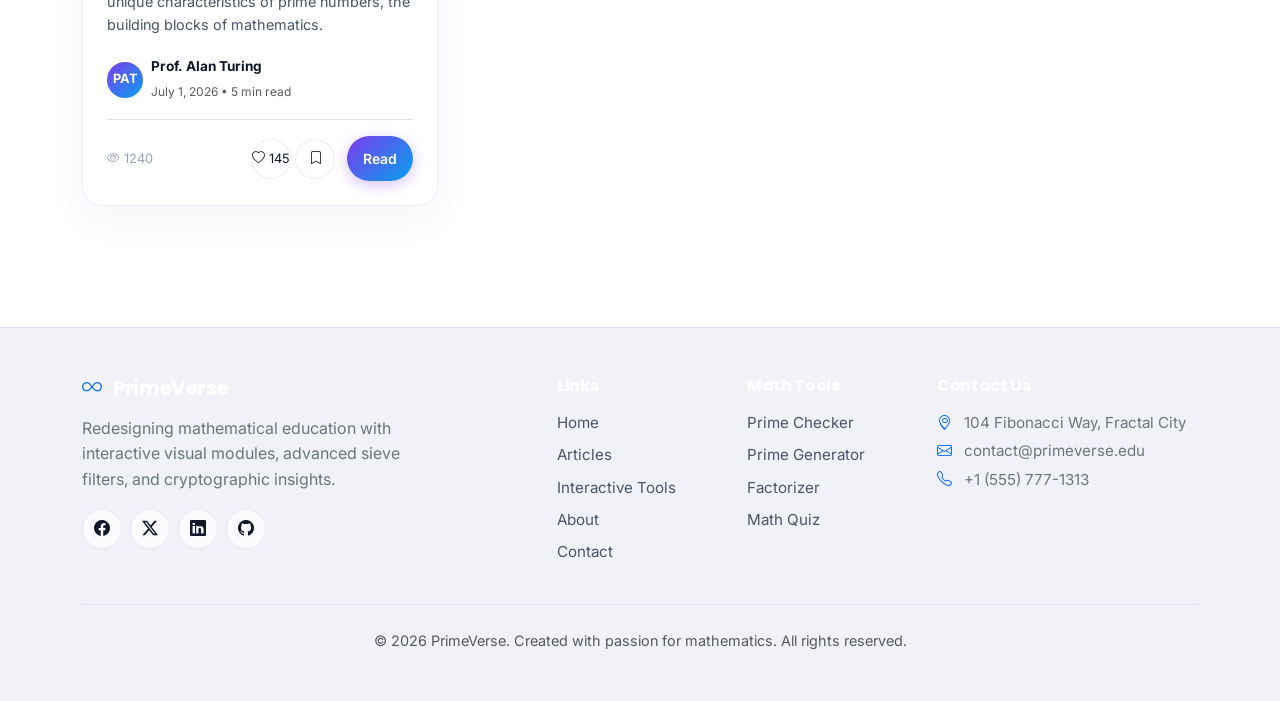
<file: articles.html>
<!DOCTYPE html>
<html lang="en" data-theme="dark">
<head>
    <meta charset="UTF-8">
    <meta name="viewport" content="width=device-width, initial-scale=1.0">
    <title>Mathematical Articles – PrimeVerse</title>
    
    <!-- SEO Meta Tags -->
    <meta name="description" content="Browse the catalog of math articles at PrimeVerse, covering topics like prime numbers, RSA cryptography, algorithms, Twin Primes, and more.">
    <meta name="keywords" content="math articles, number theory, cryptography algorithms, RSA encryption, sieve of Eratosthenes">
    
    <!-- Open Graph -->
    <meta property="og:type" content="website">
    <meta property="og:title" content="Mathematical Articles – PrimeVerse">
    <meta property="og:description" content="Browse the catalog of math articles at PrimeVerse, covering topics like prime numbers, RSA cryptography, algorithms, Twin Primes, and more.">
    <meta property="og:image" content="assets/images/og-image.jpg">

    <!-- Stylesheets -->
    <link href="https://cdn.jsdelivr.net/npm/bootstrap@5.3.3/dist/css/bootstrap.min.css" rel="stylesheet" integrity="sha384-QWTKZyjpPEjISv5WaRU9OFeRpok6YctnYmDr5pNlyT2bRjXh0JMhjY6hW+ALEwIH" crossorigin="anonymous">
    <link rel="stylesheet" href="https://cdn.jsdelivr.net/npm/bootstrap-icons@1.11.3/font/bootstrap-icons.min.css">
    <link href="https://unpkg.com/aos@2.3.1/dist/aos.css" rel="stylesheet">
    
    <link rel="stylesheet" href="css/style.css">
    <link rel="stylesheet" href="css/animations.css">
    <link rel="stylesheet" href="css/responsive.css">
    
    <style>
        .category-pill {
            background: rgba(255, 255, 255, 0.05);
            border: 1px solid var(--border-color);
            color: var(--text-primary);
            padding: 0.5rem 1.25rem;
            border-radius: 30px;
            cursor: pointer;
            transition: all 0.3s;
            font-weight: 500;
        }

        .category-pill:hover, .category-pill.active {
            background: var(--accent-gradient);
            color: #fff;
            border-color: transparent;
            box-shadow: 0 4px 12px rgba(124, 58, 237, 0.25);
        }

        [data-theme="light"] .category-pill {
            background: rgba(0, 0, 0, 0.03);
        }
    </style>
</head>
<body>

    <!-- Background Blobs -->
    <div class="blob-container">
        <div class="blob blob-1"></div>
        <div class="blob blob-2"></div>
        <div class="blob blob-3"></div>
    </div>

    <!-- Navigation Header -->
    <nav class="navbar navbar-expand-lg glass-nav sticky-top py-3">
        <div class="container">
            <a class="navbar-brand d-flex align-items-center" href="index.html">
                <i class="bi bi-infinity me-2"></i> PrimeVerse
            </a>
            
            <button class="navbar-toggler border-0 text-white" type="button" data-bs-toggle="collapse" data-bs-target="#navbarContent" aria-controls="navbarContent" aria-expanded="false" aria-label="Toggle navigation">
                <span class="navbar-toggler-icon" style="filter: invert(var(--theme-invert, 1));"></span>
            </button>
            
            <div class="collapse navbar-collapse" id="navbarContent">
                <ul class="navbar-nav mx-auto mb-2 mb-lg-0">
                    <li class="nav-item">
                        <a class="nav-link" href="index.html">Home</a>
                    </li>
                    <li class="nav-item">
                        <a class="nav-link active" href="articles.html">Articles</a>
                    </li>
                    <li class="nav-item">
                        <a class="nav-link" href="tools.html">Interactive Tools</a>
                    </li>
                    <li class="nav-item">
                        <a class="nav-link" href="about.html">About</a>
                    </li>
                    <li class="nav-item">
                        <a class="nav-link" href="contact.html">Contact</a>
                    </li>
                </ul>
                
                <div class="d-flex align-items-center gap-3">
                    <div class="theme-switch-container theme-toggle-btn">
                        <div class="theme-switch-toggle">
                            <i class="bi bi-moon-stars-fill"></i>
                        </div>
                    </div>
                    <a href="tools.html" class="btn btn-premium rounded-pill px-4">Get Started</a>
                </div>
            </div>
        </div>
    </nav>

    <!-- Header Banner -->
    <header class="py-5 text-center">
        <div class="container" data-aos="fade-up">
            <h1 class="display-5 fw-extrabold mb-3">Explore Math Library</h1>
            <p class="text-secondary mx-auto mb-0" style="max-width: 600px;">
                Dive deep into our curated collections of research papers, introductory articles, and coding walk-throughs regarding prime numbers and their applications.
            </p>
        </div>
    </header>

    <!-- Search and Filters Section -->
    <section class="py-4">
        <div class="container" data-aos="fade-up" data-aos-delay="100">
            <div class="glass-panel p-4 mb-5">
                <div class="row g-3 align-items-center">
                    <!-- Live Search Box -->
                    <div class="col-lg-5 col-md-6">
                        <div class="input-group">
                            <span class="input-group-text bg-transparent border-0 text-muted ps-3"><i class="bi bi-search"></i></span>
                            <input type="text" id="catalogSearchInput" class="form-control glass-input" placeholder="Search by title, keywords or authors..." style="border-radius: 12px !important; border-top-left-radius: 0 !important; border-bottom-left-radius: 0 !important;">
                        </div>
                    </div>
                    
                    <!-- Sorting Select -->
                    <div class="col-lg-3 col-md-6 ms-md-auto">
                        <div class="d-flex align-items-center gap-2">
                            <label for="catalogSortSelect" class="text-secondary text-nowrap fw-medium" style="font-size: 0.9rem;">Sort By:</label>
                            <select id="catalogSortSelect" class="form-select glass-input py-2" style="border-radius: 12px;">
                                <option value="latest">Latest First</option>
                                <option value="popular">Most Popular</option>
                                <option value="likes">Most Liked</option>
                                <option value="difficulty">Difficulty (Hard-Easy)</option>
                            </select>
                        </div>
                    </div>
                </div>

                <!-- Category Filters pills -->
                <div class="mt-4 border-top pt-3">
                    <h6 class="text-secondary fw-semibold mb-3">Filter by Category:</h6>
                    <div class="d-flex flex-wrap gap-2">
                        <button class="category-pill active" data-category="all">All Topics</button>
                        <button class="category-pill" data-category="Number Theory">Number Theory</button>
                        <button class="category-pill" data-category="Cryptography">Cryptography</button>
                        <button class="category-pill" data-category="Algorithms">Algorithms</button>
                        <button class="category-pill" data-category="Advanced Math">Advanced Math</button>
                    </div>
                </div>
            </div>
        </div>
    </section>

    <!-- Articles Grid Catalog -->
    <section class="pb-5">
        <div class="container">
            <div class="row" id="articlesCatalogGrid">
                <!-- Articles injected dynamically via js/search.js -->
            </div>
        </div>
    </section>

    <!-- Footer -->
    <footer class="footer py-5 mt-5">
        <div class="container">
            <div class="row g-4">
                <div class="col-lg-4 col-md-6">
                    <h5 class="fw-bold text-white mb-3"><i class="bi bi-infinity text-primary me-2"></i> PrimeVerse</h5>
                    <p class="text-secondary">Redesigning mathematical education with interactive visual modules, advanced sieve filters, and cryptographic insights.</p>
                    <div class="d-flex gap-2 mt-3">
                        <a href="#" class="btn-icon"><i class="bi bi-facebook"></i></a>
                        <a href="#" class="btn-icon"><i class="bi bi-twitter-x"></i></a>
                        <a href="#" class="btn-icon"><i class="bi bi-linkedin"></i></a>
                        <a href="#" class="btn-icon"><i class="bi bi-github"></i></a>
                    </div>
                </div>
                <div class="col-lg-2 col-md-3 col-6 ms-lg-auto">
                    <h6 class="text-white fw-bold mb-3">Links</h6>
                    <ul class="list-unstyled d-flex flex-column gap-2" style="font-size: 0.95rem;">
                        <li><a href="index.html" class="footer-link">Home</a></li>
                        <li><a href="articles.html" class="footer-link">Articles</a></li>
                        <li><a href="tools.html" class="footer-link">Interactive Tools</a></li>
                        <li><a href="about.html" class="footer-link">About</a></li>
                        <li><a href="contact.html" class="footer-link">Contact</a></li>
                    </ul>
                </div>
                <div class="col-lg-2 col-md-3 col-6">
                    <h6 class="text-white fw-bold mb-3">Math Tools</h6>
                    <ul class="list-unstyled d-flex flex-column gap-2" style="font-size: 0.95rem;">
                        <li><a href="tools.html?tool=checker" class="footer-link">Prime Checker</a></li>
                        <li><a href="tools.html?tool=generator" class="footer-link">Prime Generator</a></li>
                        <li><a href="tools.html?tool=factor" class="footer-link">Factorizer</a></li>
                        <li><a href="tools.html?tool=quiz" class="footer-link">Math Quiz</a></li>
                    </ul>
                </div>
                <div class="col-lg-3 col-md-6">
                    <h6 class="text-white fw-bold mb-3">Contact Us</h6>
                    <p class="text-secondary mb-1" style="font-size: 0.95rem;"><i class="bi bi-geo-alt me-2 text-primary"></i> 104 Fibonacci Way, Fractal City</p>
                    <p class="text-secondary mb-1" style="font-size: 0.95rem;"><i class="bi bi-envelope me-2 text-primary"></i> contact@primeverse.edu</p>
                    <p class="text-secondary" style="font-size: 0.95rem;"><i class="bi bi-telephone me-2 text-primary"></i> +1 (555) 777-1313</p>
                </div>
            </div>
            <div class="border-top pt-4 mt-4 text-center" style="border-color: var(--border-color) !important; font-size: 0.9rem;">
                <p class="mb-0 text-muted">&copy; 2026 PrimeVerse. Created with passion for mathematics. All rights reserved.</p>
            </div>
        </div>
    </footer>

    <!-- Back to Top Button -->
    <a href="#" id="backToTop" class="btn btn-premium rounded-circle d-flex align-items-center justify-content-center p-0" style="width: 44px; height: 44px; box-shadow: 0 4px 15px var(--primary-glow);"><i class="bi bi-arrow-up fs-5"></i></a>

    <!-- Scripts -->
    <script src="https://cdn.jsdelivr.net/npm/bootstrap@5.3.3/dist/js/bootstrap.bundle.min.js" integrity="sha384-YvpcrYf0tY3lHB60NNkmXc5s9fDVZLESaAA55NDzOxhy9GkcIdslK1eN7N6jIeHz" crossorigin="anonymous"></script>
    <script src="https://unpkg.com/aos@2.3.1/dist/aos.js"></script>
    
    <script src="js/theme.js"></script>
    <script src="js/articles-data.js"></script>
    <script src="js/bookmark.js"></script>
    <script src="js/search.js"></script>
    <script src="js/app.js"></script>
</body>
</html>
</file>
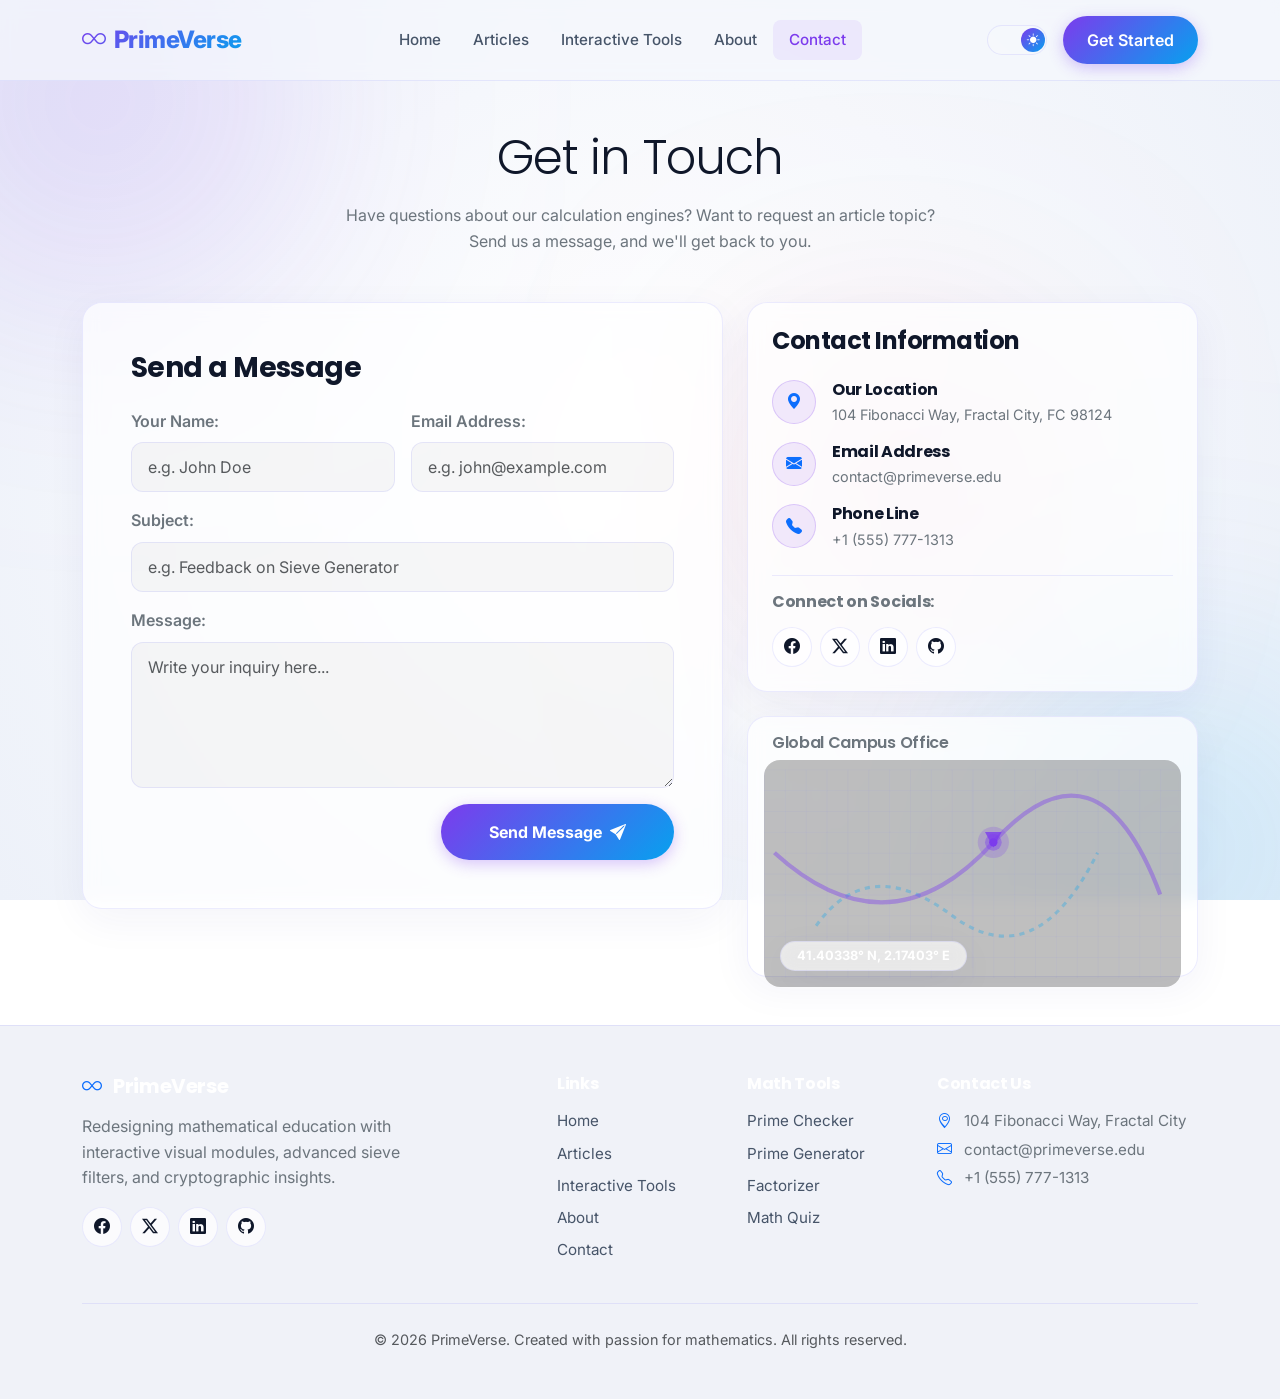
<file: contact.html>
<!DOCTYPE html>
<html lang="en" data-theme="dark">
<head>
    <meta charset="UTF-8">
    <meta name="viewport" content="width=device-width, initial-scale=1.0">
    <title>Contact PrimeVerse – Interactive Mathematics Blog</title>
    
    <!-- SEO Meta Tags -->
    <meta name="description" content="Get in touch with the PrimeVerse team. Send us comments, feedback, mathematical inquiries, or code review requests.">
    <meta name="keywords" content="contact math blog, contact developer, code feedback, math questions">
    
    <!-- Open Graph -->
    <meta property="og:type" content="website">
    <meta property="og:title" content="Contact PrimeVerse – Interactive Mathematics Blog">
    <meta property="og:description" content="Get in touch with the PrimeVerse team. Send us comments, feedback, mathematical inquiries, or code review requests.">
    <meta property="og:image" content="assets/images/og-image.jpg">

    <!-- Stylesheets -->
    <link href="https://cdn.jsdelivr.net/npm/bootstrap@5.3.3/dist/css/bootstrap.min.css" rel="stylesheet" integrity="sha384-QWTKZyjpPEjISv5WaRU9OFeRpok6YctnYmDr5pNlyT2bRjXh0JMhjY6hW+ALEwIH" crossorigin="anonymous">
    <link rel="stylesheet" href="https://cdn.jsdelivr.net/npm/bootstrap-icons@1.11.3/font/bootstrap-icons.min.css">
    <link href="https://unpkg.com/aos@2.3.1/dist/aos.css" rel="stylesheet">
    
    <link rel="stylesheet" href="css/style.css">
    <link rel="stylesheet" href="css/animations.css">
    <link rel="stylesheet" href="css/responsive.css">
</head>
<body>

    <!-- Background Blobs -->
    <div class="blob-container">
        <div class="blob blob-1"></div>
        <div class="blob blob-2"></div>
        <div class="blob blob-3"></div>
    </div>

    <!-- Navigation Header -->
    <nav class="navbar navbar-expand-lg glass-nav sticky-top py-3">
        <div class="container">
            <a class="navbar-brand d-flex align-items-center" href="index.html">
                <i class="bi bi-infinity me-2"></i> PrimeVerse
            </a>
            <button class="navbar-toggler border-0 text-white" type="button" data-bs-toggle="collapse" data-bs-target="#navbarContent" aria-controls="navbarContent" aria-expanded="false" aria-label="Toggle navigation">
                <span class="navbar-toggler-icon" style="filter: invert(var(--theme-invert, 1));"></span>
            </button>
            <div class="collapse navbar-collapse" id="navbarContent">
                <ul class="navbar-nav mx-auto mb-2 mb-lg-0">
                    <li class="nav-item">
                        <a class="nav-link" href="index.html">Home</a>
                    </li>
                    <li class="nav-item">
                        <a class="nav-link" href="articles.html">Articles</a>
                    </li>
                    <li class="nav-item">
                        <a class="nav-link" href="tools.html">Interactive Tools</a>
                    </li>
                    <li class="nav-item">
                        <a class="nav-link" href="about.html">About</a>
                    </li>
                    <li class="nav-item">
                        <a class="nav-link active" href="contact.html">Contact</a>
                    </li>
                </ul>
                <div class="d-flex align-items-center gap-3">
                    <div class="theme-switch-container theme-toggle-btn">
                        <div class="theme-switch-toggle">
                            <i class="bi bi-moon-stars-fill"></i>
                        </div>
                    </div>
                    <a href="tools.html" class="btn btn-premium rounded-pill px-4">Get Started</a>
                </div>
            </div>
        </div>
    </nav>

    <!-- Header Banner -->
    <header class="py-5 text-center">
        <div class="container" data-aos="fade-up">
            <h1 class="display-5 fw-extrabold mb-3">Get in Touch</h1>
            <p class="text-secondary mx-auto mb-0" style="max-width: 600px;">
                Have questions about our calculation engines? Want to request an article topic? Send us a message, and we'll get back to you.
            </p>
        </div>
    </header>

    <!-- Contact Content Workspace -->
    <main class="container mb-5">
        <div class="row g-4">
            
            <!-- Left Side: Form -->
            <div class="col-lg-7" data-aos="fade-right">
                <div class="glass-panel p-4 p-md-5 border" style="border-color: var(--border-color) !important;">
                    <h3 class="fw-bold mb-4">Send a Message</h3>
                    
                    <form id="contactForm">
                        <div class="row g-3">
                            <div class="col-md-6">
                                <label for="contactName" class="form-label text-secondary fw-semibold">Your Name:</label>
                                <input type="text" id="contactName" class="form-control glass-input" placeholder="e.g. John Doe" required>
                            </div>
                            <div class="col-md-6">
                                <label for="contactEmail" class="form-label text-secondary fw-semibold">Email Address:</label>
                                <input type="email" id="contactEmail" class="form-control glass-input" placeholder="e.g. john@example.com" required>
                            </div>
                            <div class="col-12">
                                <label for="contactSubject" class="form-label text-secondary fw-semibold">Subject:</label>
                                <input type="text" id="contactSubject" class="form-control glass-input" placeholder="e.g. Feedback on Sieve Generator" required>
                            </div>
                            <div class="col-12">
                                <label for="contactMessage" class="form-label text-secondary fw-semibold">Message:</label>
                                <textarea id="contactMessage" rows="5" class="form-control glass-input" placeholder="Write your inquiry here..." required></textarea>
                            </div>
                            <div class="col-12 text-end">
                                <button type="submit" class="btn btn-premium rounded-pill px-5 py-3 fw-bold">
                                    Send Message <i class="bi bi-send-fill ms-1"></i>
                                </button>
                            </div>
                        </div>
                    </form>
                </div>
            </div>

            <!-- Right Side: Info & Maps -->
            <div class="col-lg-5" data-aos="fade-left">
                <div class="d-flex flex-column gap-4 h-100">
                    
                    <!-- Contact Details Card -->
                    <div class="glass-panel p-4 border" style="border-color: var(--border-color) !important;">
                        <h4 class="fw-bold mb-4">Contact Information</h4>
                        
                        <div class="d-flex align-items-start mb-3">
                            <div class="btn-icon me-3 flex-shrink-0" style="width: 44px; height: 44px; background: rgba(124, 58, 237, 0.1); border-color: rgba(124, 58, 237, 0.2);"><i class="bi bi-geo-alt-fill text-primary"></i></div>
                            <div>
                                <h6 class="fw-bold mb-1">Our Location</h6>
                                <p class="text-secondary mb-0" style="font-size: 0.9rem;">104 Fibonacci Way, Fractal City, FC 98124</p>
                            </div>
                        </div>

                        <div class="d-flex align-items-start mb-3">
                            <div class="btn-icon me-3 flex-shrink-0" style="width: 44px; height: 44px; background: rgba(124, 58, 237, 0.1); border-color: rgba(124, 58, 237, 0.2);"><i class="bi bi-envelope-fill text-primary"></i></div>
                            <div>
                                <h6 class="fw-bold mb-1">Email Address</h6>
                                <p class="text-secondary mb-0" style="font-size: 0.9rem;">contact@primeverse.edu</p>
                            </div>
                        </div>

                        <div class="d-flex align-items-start mb-4">
                            <div class="btn-icon me-3 flex-shrink-0" style="width: 44px; height: 44px; background: rgba(124, 58, 237, 0.1); border-color: rgba(124, 58, 237, 0.2);"><i class="bi bi-telephone-fill text-primary"></i></div>
                            <div>
                                <h6 class="fw-bold mb-1">Phone Line</h6>
                                <p class="text-secondary mb-0" style="font-size: 0.9rem;">+1 (555) 777-1313</p>
                            </div>
                        </div>

                        <div class="border-top pt-3" style="border-color: var(--border-color) !important;">
                            <h6 class="text-secondary mb-3">Connect on Socials:</h6>
                            <div class="d-flex gap-2">
                                <a href="#" class="btn-icon"><i class="bi bi-facebook"></i></a>
                                <a href="#" class="btn-icon"><i class="bi bi-twitter-x"></i></a>
                                <a href="#" class="btn-icon"><i class="bi bi-linkedin"></i></a>
                                <a href="#" class="btn-icon"><i class="bi bi-github"></i></a>
                            </div>
                        </div>
                    </div>

                    <!-- Map Placeholder Card -->
                    <div class="glass-panel p-3 border flex-grow-1" style="border-color: var(--border-color) !important; min-height: 250px;">
                        <h6 class="text-secondary fw-semibold mb-2 px-2">Global Campus Office</h6>
                        
                        <!-- Styled Map Graphic (SVG) -->
                        <div class="w-100 h-100 rounded-4 overflow-hidden position-relative d-flex align-items-center justify-content-center" style="background: rgba(0,0,0,0.25); min-height: 200px;">
                            <svg viewBox="0 0 400 200" width="100%" height="100%" class="opacity-60" style="position: absolute; top:0; left:0;">
                                <defs>
                                    <pattern id="grid" width="20" height="20" patternUnits="userSpaceOnUse">
                                        <path d="M 20 0 L 0 0 0 20" fill="none" stroke="var(--border-color)" stroke-width="0.75"/>
                                    </pattern>
                                </defs>
                                <rect width="100%" height="100%" fill="url(#grid)" />
                                <!-- Island shapes/roads representing map -->
                                <path d="M50,150 Q100,80 180,140 T320,80" fill="none" stroke="var(--secondary)" stroke-width="3" opacity="0.3" stroke-dasharray="5,5"/>
                                <path d="M10,80 Q120,180 220,70 T380,120" fill="none" stroke="var(--primary)" stroke-width="4" opacity="0.4"/>
                                <path d="M200,10 L200,190" fill="none" stroke="var(--border-color)" stroke-width="2" opacity="0.2"/>
                                
                                <!-- Pin position -->
                                <g transform="translate(220, 70)">
                                    <circle cx="0" cy="0" r="15" fill="var(--primary)" opacity="0.2"/>
                                    <circle cx="0" cy="0" r="8" fill="var(--primary)" opacity="0.4"/>
                                    <circle cx="0" cy="0" r="4" fill="var(--primary)"/>
                                    <path d="M-8,-10 L8,-10 L0,5 Z" fill="var(--primary)" opacity="0.8"/>
                                </g>
                            </svg>
                            
                            <div class="position-absolute bottom-0 start-0 m-3 px-3 py-1 glass-panel text-white fw-bold" style="font-size: 0.8rem; border-radius: 30px;">
                                41.40338&deg; N, 2.17403&deg; E
                            </div>
                        </div>
                    </div>

                </div>
            </div>

        </div>
    </main>

    <!-- Footer -->
    <footer class="footer py-5 mt-5">
        <div class="container">
            <div class="row g-4">
                <div class="col-lg-4 col-md-6">
                    <h5 class="fw-bold text-white mb-3"><i class="bi bi-infinity text-primary me-2"></i> PrimeVerse</h5>
                    <p class="text-secondary">Redesigning mathematical education with interactive visual modules, advanced sieve filters, and cryptographic insights.</p>
                    <div class="d-flex gap-2 mt-3">
                        <a href="#" class="btn-icon"><i class="bi bi-facebook"></i></a>
                        <a href="#" class="btn-icon"><i class="bi bi-twitter-x"></i></a>
                        <a href="#" class="btn-icon"><i class="bi bi-linkedin"></i></a>
                        <a href="#" class="btn-icon"><i class="bi bi-github"></i></a>
                    </div>
                </div>
                <div class="col-lg-2 col-md-3 col-6 ms-lg-auto">
                    <h6 class="text-white fw-bold mb-3">Links</h6>
                    <ul class="list-unstyled d-flex flex-column gap-2" style="font-size: 0.95rem;">
                        <li><a href="index.html" class="footer-link">Home</a></li>
                        <li><a href="articles.html" class="footer-link">Articles</a></li>
                        <li><a href="tools.html" class="footer-link">Interactive Tools</a></li>
                        <li><a href="about.html" class="footer-link">About</a></li>
                        <li><a href="contact.html" class="footer-link">Contact</a></li>
                    </ul>
                </div>
                <div class="col-lg-2 col-md-3 col-6">
                    <h6 class="text-white fw-bold mb-3">Math Tools</h6>
                    <ul class="list-unstyled d-flex flex-column gap-2" style="font-size: 0.95rem;">
                        <li><a href="tools.html?tool=checker" class="footer-link">Prime Checker</a></li>
                        <li><a href="tools.html?tool=generator" class="footer-link">Prime Generator</a></li>
                        <li><a href="tools.html?tool=factor" class="footer-link">Factorizer</a></li>
                        <li><a href="tools.html?tool=quiz" class="footer-link">Math Quiz</a></li>
                    </ul>
                </div>
                <div class="col-lg-3 col-md-6">
                    <h6 class="text-white fw-bold mb-3">Contact Us</h6>
                    <p class="text-secondary mb-1" style="font-size: 0.95rem;"><i class="bi bi-geo-alt me-2 text-primary"></i> 104 Fibonacci Way, Fractal City</p>
                    <p class="text-secondary mb-1" style="font-size: 0.95rem;"><i class="bi bi-envelope me-2 text-primary"></i> contact@primeverse.edu</p>
                    <p class="text-secondary" style="font-size: 0.95rem;"><i class="bi bi-telephone me-2 text-primary"></i> +1 (555) 777-1313</p>
                </div>
            </div>
            <div class="border-top pt-4 mt-4 text-center" style="border-color: var(--border-color) !important; font-size: 0.9rem;">
                <p class="mb-0 text-muted">&copy; 2026 PrimeVerse. Created with passion for mathematics. All rights reserved.</p>
            </div>
        </div>
    </footer>

    <!-- Back to Top Button -->
    <a href="#" id="backToTop" class="btn btn-premium rounded-circle d-flex align-items-center justify-content-center p-0" style="width: 44px; height: 44px; box-shadow: 0 4px 15px var(--primary-glow);"><i class="bi bi-arrow-up fs-5"></i></a>

    <!-- Scripts -->
    <script src="https://cdn.jsdelivr.net/npm/bootstrap@5.3.3/dist/js/bootstrap.bundle.min.js" integrity="sha384-YvpcrYf0tY3lHB60NNkmXc5s9fDVZLESaAA55NDzOxhy9GkcIdslK1eN7N6jIeHz" crossorigin="anonymous"></script>
    <script src="https://unpkg.com/aos@2.3.1/dist/aos.js"></script>
    
    <script src="js/theme.js"></script>
    <script src="js/bookmark.js"></script>
    <script src="js/app.js"></script>
    
    <script>
        // Form Submit Visual Handlers
        document.getElementById("contactForm").addEventListener("submit", (e) => {
            e.preventDefault();
            const name = document.getElementById("contactName").value;
            const email = document.getElementById("contactEmail").value;
            
            showToast(`Thank you, ${name}! Your inquiry has been sent to contact@primeverse.edu.`, "success");
            
            document.getElementById("contactForm").reset();
        });
    </script>
</body>
</html>
</file>
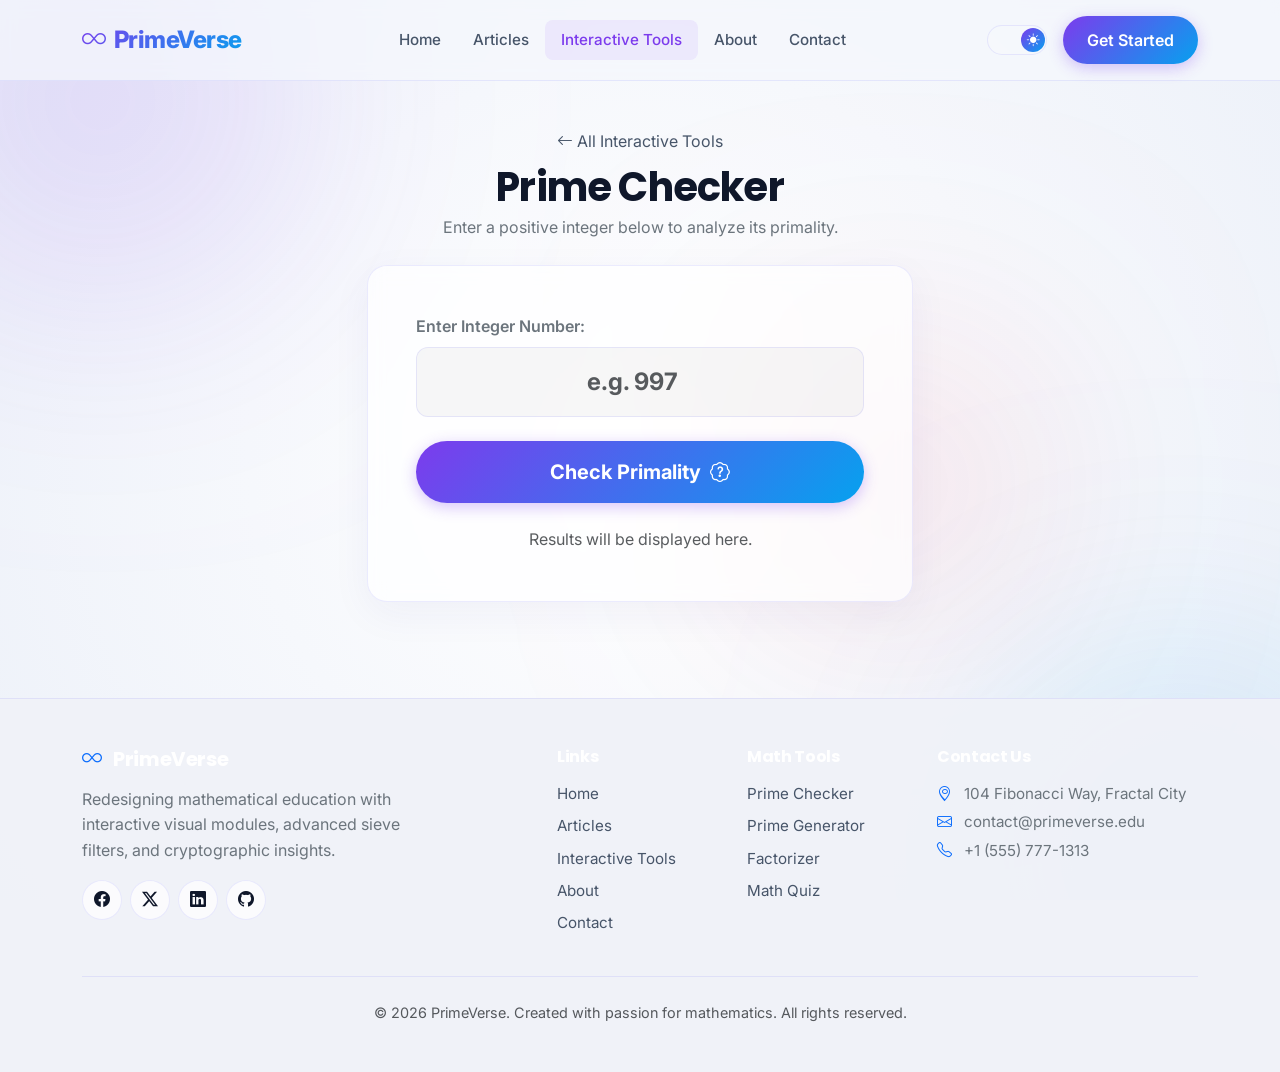
<file: primeornot.html>
<!DOCTYPE html>
<html lang="en" data-theme="dark">
<head>
    <meta charset="UTF-8">
    <meta name="viewport" content="width=device-width, initial-scale=1.0">
    <title>Prime Number Checker – PrimeVerse</title>
    
    <!-- SEO Meta Tags -->
    <meta name="description" content="Use the PrimeVerse interactive prime checker to quickly test if a number is prime, inspect its factors, and learn number properties.">
    <meta name="keywords" content="prime checker, prime calculation, divisors finder, check prime, composites math">
    
    <!-- Open Graph -->
    <meta property="og:type" content="website">
    <meta property="og:title" content="Prime Number Checker – PrimeVerse">
    <meta property="og:description" content="Use the PrimeVerse interactive prime checker to quickly test if a number is prime, inspect its factors, and learn number properties.">
    <meta property="og:image" content="assets/images/og-image.jpg">

    <!-- Stylesheets -->
    <link href="https://cdn.jsdelivr.net/npm/bootstrap@5.3.3/dist/css/bootstrap.min.css" rel="stylesheet" integrity="sha384-QWTKZyjpPEjISv5WaRU9OFeRpok6YctnYmDr5pNlyT2bRjXh0JMhjY6hW+ALEwIH" crossorigin="anonymous">
    <link rel="stylesheet" href="https://cdn.jsdelivr.net/npm/bootstrap-icons@1.11.3/font/bootstrap-icons.min.css">
    <link href="https://unpkg.com/aos@2.3.1/dist/aos.css" rel="stylesheet">
    
    <link rel="stylesheet" href="css/style.css">
    <link rel="stylesheet" href="css/animations.css">
    <link rel="stylesheet" href="css/responsive.css">
</head>
<body>

    <!-- Background Blobs -->
    <div class="blob-container">
        <div class="blob blob-1"></div>
        <div class="blob blob-2"></div>
        <div class="blob blob-3"></div>
    </div>

    <!-- Navigation Header -->
    <nav class="navbar navbar-expand-lg glass-nav sticky-top py-3">
        <div class="container">
            <a class="navbar-brand d-flex align-items-center" href="index.html">
                <i class="bi bi-infinity me-2"></i> PrimeVerse
            </a>
            <button class="navbar-toggler border-0 text-white" type="button" data-bs-toggle="collapse" data-bs-target="#navbarContent" aria-controls="navbarContent" aria-expanded="false" aria-label="Toggle navigation">
                <span class="navbar-toggler-icon" style="filter: invert(var(--theme-invert, 1));"></span>
            </button>
            <div class="collapse navbar-collapse" id="navbarContent">
                <ul class="navbar-nav mx-auto mb-2 mb-lg-0">
                    <li class="nav-item">
                        <a class="nav-link" href="index.html">Home</a>
                    </li>
                    <li class="nav-item">
                        <a class="nav-link" href="articles.html">Articles</a>
                    </li>
                    <li class="nav-item">
                        <a class="nav-link active" href="tools.html">Interactive Tools</a>
                    </li>
                    <li class="nav-item">
                        <a class="nav-link" href="about.html">About</a>
                    </li>
                    <li class="nav-item">
                        <a class="nav-link" href="contact.html">Contact</a>
                    </li>
                </ul>
                <div class="d-flex align-items-center gap-3">
                    <div class="theme-switch-container theme-toggle-btn">
                        <div class="theme-switch-toggle">
                            <i class="bi bi-moon-stars-fill"></i>
                        </div>
                    </div>
                    <a href="tools.html" class="btn btn-premium rounded-pill px-4">Get Started</a>
                </div>
            </div>
        </div>
    </nav>

    <!-- Main Container -->
    <main class="container py-5">
        <div class="row justify-content-center align-items-center min-vh-75">
            <div class="col-md-8 col-lg-6" data-aos="zoom-in">
                <div class="text-center mb-4">
                    <a href="tools.html" class="footer-link text-decoration-none d-inline-flex align-items-center gap-1 mb-2">
                        <i class="bi bi-arrow-left"></i> All Interactive Tools
                    </a>
                    <h1 class="fw-extrabold mb-1">Prime Checker</h1>
                    <p class="text-secondary">Enter a positive integer below to analyze its primality.</p>
                </div>
                
                <div class="glass-panel p-4 p-md-5 border" style="border-color: var(--border-color) !important;">
                    <div class="mb-4">
                        <label for="checkerNumberInput" class="form-label text-secondary fw-semibold">Enter Integer Number:</label>
                        <input type="number" id="checkerNumberInput" class="form-control glass-input py-3 text-center fs-4 fw-bold" placeholder="e.g. 997" min="0">
                    </div>
                    
                    <button id="checkPrimeBtn" class="btn btn-premium w-100 rounded-pill py-3 fw-bold fs-5 mb-4">
                        Check Primality <i class="bi bi-patch-question ms-1"></i>
                    </button>
                    
                    <!-- Result display box -->
                    <div id="checkerResult" class="text-center">
                        <p class="text-muted mb-0">Results will be displayed here.</p>
                    </div>
                </div>
            </div>
        </div>
    </main>

    <!-- Footer -->
    <footer class="footer py-5 mt-5">
        <div class="container">
            <div class="row g-4">
                <div class="col-lg-4 col-md-6">
                    <h5 class="fw-bold text-white mb-3"><i class="bi bi-infinity text-primary me-2"></i> PrimeVerse</h5>
                    <p class="text-secondary">Redesigning mathematical education with interactive visual modules, advanced sieve filters, and cryptographic insights.</p>
                    <div class="d-flex gap-2 mt-3">
                        <a href="#" class="btn-icon"><i class="bi bi-facebook"></i></a>
                        <a href="#" class="btn-icon"><i class="bi bi-twitter-x"></i></a>
                        <a href="#" class="btn-icon"><i class="bi bi-linkedin"></i></a>
                        <a href="#" class="btn-icon"><i class="bi bi-github"></i></a>
                    </div>
                </div>
                <div class="col-lg-2 col-md-3 col-6 ms-lg-auto">
                    <h6 class="text-white fw-bold mb-3">Links</h6>
                    <ul class="list-unstyled d-flex flex-column gap-2" style="font-size: 0.95rem;">
                        <li><a href="index.html" class="footer-link">Home</a></li>
                        <li><a href="articles.html" class="footer-link">Articles</a></li>
                        <li><a href="tools.html" class="footer-link">Interactive Tools</a></li>
                        <li><a href="about.html" class="footer-link">About</a></li>
                        <li><a href="contact.html" class="footer-link">Contact</a></li>
                    </ul>
                </div>
                <div class="col-lg-2 col-md-3 col-6">
                    <h6 class="text-white fw-bold mb-3">Math Tools</h6>
                    <ul class="list-unstyled d-flex flex-column gap-2" style="font-size: 0.95rem;">
                        <li><a href="tools.html?tool=checker" class="footer-link">Prime Checker</a></li>
                        <li><a href="tools.html?tool=generator" class="footer-link">Prime Generator</a></li>
                        <li><a href="tools.html?tool=factor" class="footer-link">Factorizer</a></li>
                        <li><a href="tools.html?tool=quiz" class="footer-link">Math Quiz</a></li>
                    </ul>
                </div>
                <div class="col-lg-3 col-md-6">
                    <h6 class="text-white fw-bold mb-3">Contact Us</h6>
                    <p class="text-secondary mb-1" style="font-size: 0.95rem;"><i class="bi bi-geo-alt me-2 text-primary"></i> 104 Fibonacci Way, Fractal City</p>
                    <p class="text-secondary mb-1" style="font-size: 0.95rem;"><i class="bi bi-envelope me-2 text-primary"></i> contact@primeverse.edu</p>
                    <p class="text-secondary" style="font-size: 0.95rem;"><i class="bi bi-telephone me-2 text-primary"></i> +1 (555) 777-1313</p>
                </div>
            </div>
            <div class="border-top pt-4 mt-4 text-center" style="border-color: var(--border-color) !important; font-size: 0.9rem;">
                <p class="mb-0 text-muted">&copy; 2026 PrimeVerse. Created with passion for mathematics. All rights reserved.</p>
            </div>
        </div>
    </footer>

    <!-- Back to Top Button -->
    <a href="#" id="backToTop" class="btn btn-premium rounded-circle d-flex align-items-center justify-content-center p-0" style="width: 44px; height: 44px; box-shadow: 0 4px 15px var(--primary-glow);"><i class="bi bi-arrow-up fs-5"></i></a>

    <!-- Scripts -->
    <script src="https://cdn.jsdelivr.net/npm/bootstrap@5.3.3/dist/js/bootstrap.bundle.min.js" integrity="sha384-YvpcrYf0tY3lHB60NNkmXc5s9fDVZLESaAA55NDzOxhy9GkcIdslK1eN7N6jIeHz" crossorigin="anonymous"></script>
    <script src="https://unpkg.com/aos@2.3.1/dist/aos.js"></script>
    
    <script src="js/theme.js"></script>
    <script src="js/bookmark.js"></script>
    <script src="js/tools.js"></script>
    <script src="js/app.js"></script>
</body>
</html>
</file>
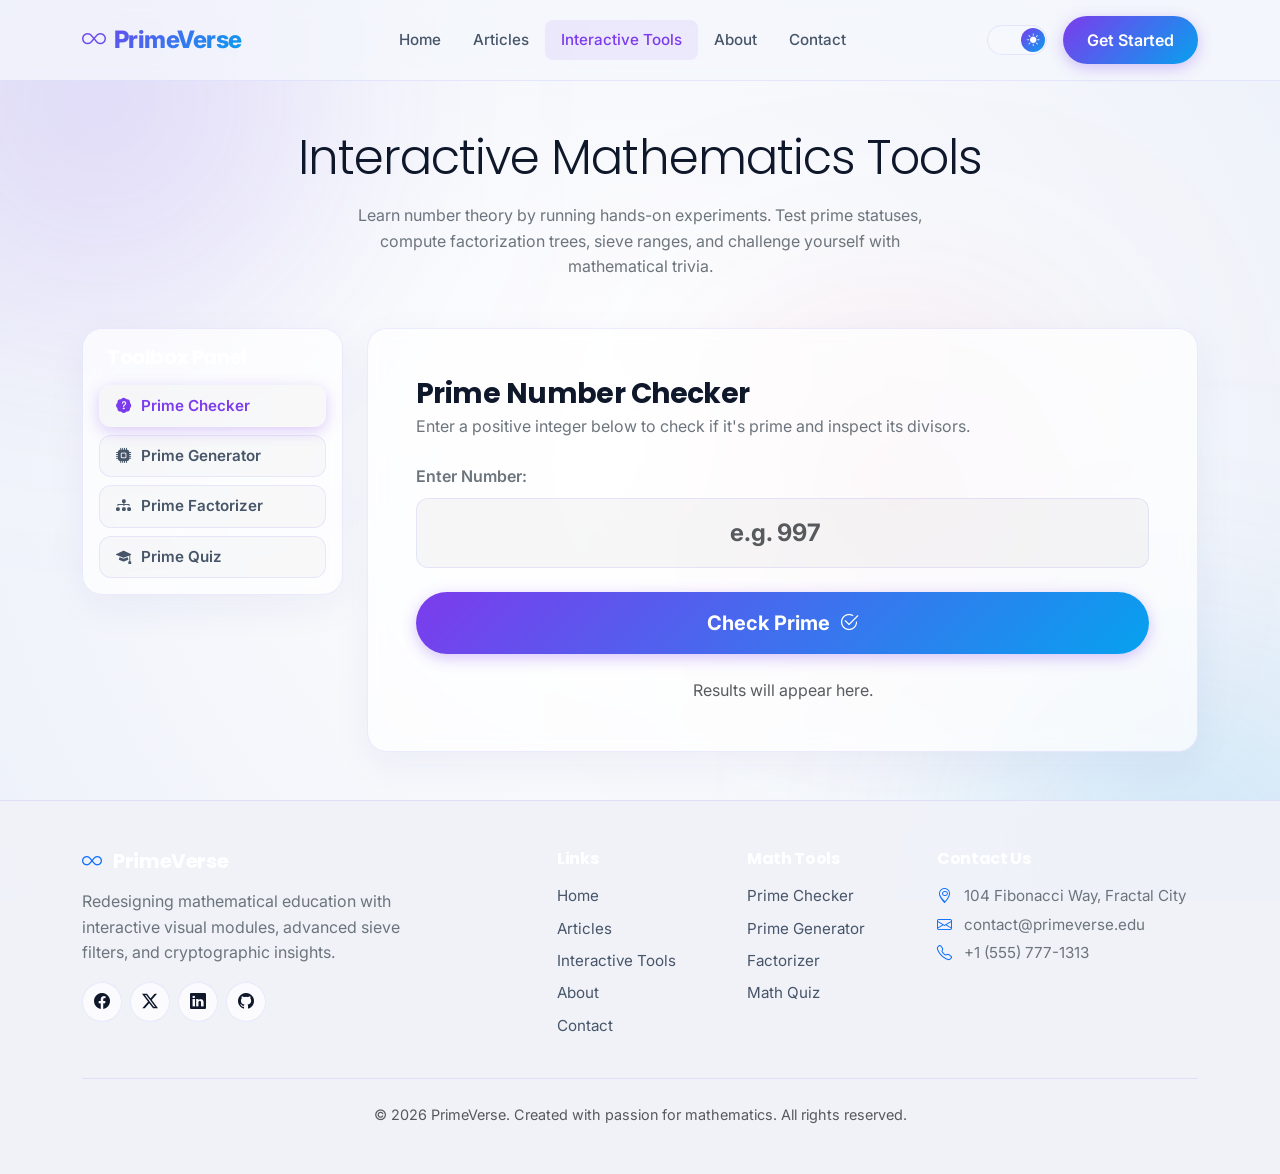
<file: tools.html>
<!DOCTYPE html>
<html lang="en" data-theme="dark">
<head>
    <meta charset="UTF-8">
    <meta name="viewport" content="width=device-width, initial-scale=1.0">
    <title>Interactive Mathematics Tools – PrimeVerse</title>
    
    <!-- SEO Meta Tags -->
    <meta name="description" content="Explore interactive mathematical tools at PrimeVerse. Test prime numbers, generate primes, calculate prime factorization, and take the prime quiz.">
    <meta name="keywords" content="prime checker, prime generator, prime factorization, prime quiz, online math tools">
    
    <!-- Open Graph -->
    <meta property="og:type" content="website">
    <meta property="og:title" content="Interactive Mathematics Tools – PrimeVerse">
    <meta property="og:description" content="Explore interactive mathematical tools at PrimeVerse. Test prime numbers, generate primes, calculate prime factorization, and take the prime quiz.">
    <meta property="og:image" content="assets/images/og-image.jpg">

    <!-- Stylesheets -->
    <link href="https://cdn.jsdelivr.net/npm/bootstrap@5.3.3/dist/css/bootstrap.min.css" rel="stylesheet" integrity="sha384-QWTKZyjpPEjISv5WaRU9OFeRpok6YctnYmDr5pNlyT2bRjXh0JMhjY6hW+ALEwIH" crossorigin="anonymous">
    <link rel="stylesheet" href="https://cdn.jsdelivr.net/npm/bootstrap-icons@1.11.3/font/bootstrap-icons.min.css">
    <link href="https://unpkg.com/aos@2.3.1/dist/aos.css" rel="stylesheet">
    
    <link rel="stylesheet" href="css/style.css">
    <link rel="stylesheet" href="css/animations.css">
    <link rel="stylesheet" href="css/responsive.css">
    
    <style>
        .nav-pills .nav-link {
            border-radius: 12px;
            padding: 0.8rem 1.25rem;
            color: var(--text-secondary);
            font-weight: 600;
            border: 1px solid var(--border-color);
            background: rgba(255, 255, 255, 0.02);
            transition: all 0.3s;
            text-align: left;
            display: flex;
            align-items: center;
            gap: 10px;
        }

        .nav-pills .nav-link:hover {
            color: var(--primary);
            background: rgba(124, 58, 237, 0.05);
        }

        .nav-pills .nav-link.active {
            background: var(--accent-gradient);
            color: #fff;
            border-color: transparent;
            box-shadow: 0 4px 15px rgba(124, 58, 237, 0.25);
        }

        [data-theme="light"] .nav-pills .nav-link {
            background: rgba(0, 0, 0, 0.02);
        }
    </style>
</head>
<body>

    <!-- Background Blobs -->
    <div class="blob-container">
        <div class="blob blob-1"></div>
        <div class="blob blob-2"></div>
        <div class="blob blob-3"></div>
    </div>

    <!-- Navigation Header -->
    <nav class="navbar navbar-expand-lg glass-nav sticky-top py-3">
        <div class="container">
            <a class="navbar-brand d-flex align-items-center" href="index.html">
                <i class="bi bi-infinity me-2"></i> PrimeVerse
            </a>
            <button class="navbar-toggler border-0 text-white" type="button" data-bs-toggle="collapse" data-bs-target="#navbarContent" aria-controls="navbarContent" aria-expanded="false" aria-label="Toggle navigation">
                <span class="navbar-toggler-icon" style="filter: invert(var(--theme-invert, 1));"></span>
            </button>
            <div class="collapse navbar-collapse" id="navbarContent">
                <ul class="navbar-nav mx-auto mb-2 mb-lg-0">
                    <li class="nav-item">
                        <a class="nav-link" href="index.html">Home</a>
                    </li>
                    <li class="nav-item">
                        <a class="nav-link" href="articles.html">Articles</a>
                    </li>
                    <li class="nav-item">
                        <a class="nav-link active" href="tools.html">Interactive Tools</a>
                    </li>
                    <li class="nav-item">
                        <a class="nav-link" href="about.html">About</a>
                    </li>
                    <li class="nav-item">
                        <a class="nav-link" href="contact.html">Contact</a>
                    </li>
                </ul>
                <div class="d-flex align-items-center gap-3">
                    <div class="theme-switch-container theme-toggle-btn">
                        <div class="theme-switch-toggle">
                            <i class="bi bi-moon-stars-fill"></i>
                        </div>
                    </div>
                    <a href="tools.html" class="btn btn-premium rounded-pill px-4">Get Started</a>
                </div>
            </div>
        </div>
    </nav>

    <!-- Header Banner -->
    <header class="py-5 text-center">
        <div class="container" data-aos="fade-up">
            <h1 class="display-5 fw-extrabold mb-3">Interactive Mathematics Tools</h1>
            <p class="text-secondary mx-auto mb-0" style="max-width: 600px;">
                Learn number theory by running hands-on experiments. Test prime statuses, compute factorization trees, sieve ranges, and challenge yourself with mathematical trivia.
            </p>
        </div>
    </header>

    <!-- Main Workspace -->
    <main class="container mb-5">
        <div class="row">
            <!-- Sidebar Navigation Tabs -->
            <div class="col-lg-3 mb-4" data-aos="fade-right">
                <div class="glass-panel p-3">
                    <h5 class="fw-bold mb-3 px-2 text-white d-none d-lg-block">Toolbox Panel</h5>
                    <div class="nav flex-column nav-pills gap-2" id="v-pills-tab" role="tablist" aria-orientation="vertical">
                        <button class="nav-link active" id="tab-checker-btn" data-bs-toggle="pill" data-bs-target="#tab-checker" type="button" role="tab" aria-controls="tab-checker" aria-selected="true">
                            <i class="bi bi-patch-question-fill"></i> Prime Checker
                        </button>
                        <button class="nav-link" id="tab-generator-btn" data-bs-toggle="pill" data-bs-target="#tab-generator" type="button" role="tab" aria-controls="tab-generator" aria-selected="false">
                            <i class="bi bi-cpu-fill"></i> Prime Generator
                        </button>
                        <button class="nav-link" id="tab-factorizer-btn" data-bs-toggle="pill" data-bs-target="#tab-factorizer" type="button" role="tab" aria-controls="tab-factorizer" aria-selected="false">
                            <i class="bi bi-diagram-3-fill"></i> Prime Factorizer
                        </button>
                        <button class="nav-link" id="tab-quiz-btn" data-bs-toggle="pill" data-bs-target="#tab-quiz" type="button" role="tab" aria-controls="tab-quiz" aria-selected="false">
                            <i class="bi bi-mortarboard-fill"></i> Prime Quiz
                        </button>
                    </div>
                </div>
            </div>

            <!-- Content Area Panels -->
            <div class="col-lg-9" data-aos="fade-left">
                <div class="tab-content" id="v-pills-tabContent">
                    
                    <!-- TOOL 1: Prime Number Checker -->
                    <div class="tab-pane fade show active" id="tab-checker" role="tabpanel" aria-labelledby="tab-checker-btn">
                        <div class="glass-panel p-4 p-md-5 border" style="border-color: var(--border-color) !important;">
                            <h3 class="fw-bold mb-1">Prime Number Checker</h3>
                            <p class="text-secondary mb-4">Enter a positive integer below to check if it's prime and inspect its divisors.</p>
                            
                            <div class="mb-4">
                                <label for="checkerNumberInput" class="form-label text-secondary fw-semibold">Enter Number:</label>
                                <input type="number" id="checkerNumberInput" class="form-control glass-input py-3 text-center fs-4 fw-bold" placeholder="e.g. 997" min="0">
                            </div>
                            
                            <button id="checkPrimeBtn" class="btn btn-premium w-100 rounded-pill py-3 fw-bold fs-5 mb-4">
                                Check Prime <i class="bi bi-check2-circle ms-1"></i>
                            </button>
                            
                            <div id="checkerResult" class="text-center">
                                <p class="text-muted mb-0">Results will appear here.</p>
                            </div>
                        </div>
                    </div>

                    <!-- TOOL 2: Prime Number Generator -->
                    <div class="tab-pane fade" id="tab-generator" role="tabpanel" aria-labelledby="tab-generator-btn">
                        <div class="glass-panel p-4 p-md-5 border" style="border-color: var(--border-color) !important;">
                            <h3 class="fw-bold mb-1">Prime Number Generator</h3>
                            <p class="text-secondary mb-4">Generates all prime numbers present between a custom start and end value.</p>
                            
                            <div class="row g-3 mb-4">
                                <div class="col-md-6">
                                    <label for="genStartInput" class="form-label text-secondary fw-semibold">Start Number:</label>
                                    <input type="number" id="genStartInput" class="form-control glass-input py-3 text-center fs-5 fw-bold" placeholder="e.g. 1" min="1">
                                </div>
                                <div class="col-md-6">
                                    <label for="genEndInput" class="form-label text-secondary fw-semibold">End Number:</label>
                                    <input type="number" id="genEndInput" class="form-control glass-input py-3 text-center fs-5 fw-bold" placeholder="e.g. 100" min="1">
                                </div>
                            </div>
                            
                            <button id="generatePrimesBtn" class="btn btn-premium w-100 rounded-pill py-3 fw-bold fs-5 mb-4">
                                Generate Primes <i class="bi bi-gear-fill ms-1"></i>
                            </button>
                            
                            <div id="genResult">
                                <p class="text-muted text-center mb-0">Outputs will appear here.</p>
                            </div>
                        </div>
                    </div>

                    <!-- TOOL 3: Prime Factorization Calculator -->
                    <div class="tab-pane fade" id="tab-factorizer" role="tabpanel" aria-labelledby="tab-factorizer-btn">
                        <div class="glass-panel p-4 p-md-5 border" style="border-color: var(--border-color) !important;">
                            <h3 class="fw-bold mb-1">Prime Factorization Calculator</h3>
                            <p class="text-secondary mb-4">Decompose any composite integer down to its prime components, forming a Factor Tree.</p>
                            
                            <div class="mb-4">
                                <label for="factorInput" class="form-label text-secondary fw-semibold">Input Number (2 to 1,000,000):</label>
                                <input type="number" id="factorInput" class="form-control glass-input py-3 text-center fs-4 fw-bold" placeholder="e.g. 120" min="2" max="1000000">
                            </div>
                            
                            <button id="factorizeBtn" class="btn btn-premium w-100 rounded-pill py-3 fw-bold fs-5 mb-4">
                                Factorize Number <i class="bi bi-diagram-3 ms-1"></i>
                            </button>
                            
                            <div id="factorResult">
                                <p class="text-muted text-center mb-0">Decomposition trees will appear here.</p>
                            </div>
                        </div>
                    </div>

                    <!-- TOOL 4: Prime Number Quiz -->
                    <div class="tab-pane fade" id="tab-quiz" role="tabpanel" aria-labelledby="tab-quiz-btn">
                        <div class="glass-panel p-4 p-md-5 border" style="border-color: var(--border-color) !important;">
                            <h3 class="fw-bold mb-1">Prime Number Quiz</h3>
                            <p class="text-secondary mb-4">Test your knowledge of primes and number theory with 5 multiple-choice questions.</p>
                            
                            <div id="quizCard" class="py-3">
                                <!-- Quiz content injected dynamically by js/tools.js -->
                            </div>
                        </div>
                    </div>

                </div>
            </div>
        </div>
    </main>

    <!-- Footer -->
    <footer class="footer py-5 mt-5">
        <div class="container">
            <div class="row g-4">
                <div class="col-lg-4 col-md-6">
                    <h5 class="fw-bold text-white mb-3"><i class="bi bi-infinity text-primary me-2"></i> PrimeVerse</h5>
                    <p class="text-secondary">Redesigning mathematical education with interactive visual modules, advanced sieve filters, and cryptographic insights.</p>
                    <div class="d-flex gap-2 mt-3">
                        <a href="#" class="btn-icon"><i class="bi bi-facebook"></i></a>
                        <a href="#" class="btn-icon"><i class="bi bi-twitter-x"></i></a>
                        <a href="#" class="btn-icon"><i class="bi bi-linkedin"></i></a>
                        <a href="#" class="btn-icon"><i class="bi bi-github"></i></a>
                    </div>
                </div>
                <div class="col-lg-2 col-md-3 col-6 ms-lg-auto">
                    <h6 class="text-white fw-bold mb-3">Links</h6>
                    <ul class="list-unstyled d-flex flex-column gap-2" style="font-size: 0.95rem;">
                        <li><a href="index.html" class="footer-link">Home</a></li>
                        <li><a href="articles.html" class="footer-link">Articles</a></li>
                        <li><a href="tools.html" class="footer-link">Interactive Tools</a></li>
                        <li><a href="about.html" class="footer-link">About</a></li>
                        <li><a href="contact.html" class="footer-link">Contact</a></li>
                    </ul>
                </div>
                <div class="col-lg-2 col-md-3 col-6">
                    <h6 class="text-white fw-bold mb-3">Math Tools</h6>
                    <ul class="list-unstyled d-flex flex-column gap-2" style="font-size: 0.95rem;">
                        <li><a href="tools.html?tool=checker" class="footer-link">Prime Checker</a></li>
                        <li><a href="tools.html?tool=generator" class="footer-link">Prime Generator</a></li>
                        <li><a href="tools.html?tool=factor" class="footer-link">Factorizer</a></li>
                        <li><a href="tools.html?tool=quiz" class="footer-link">Math Quiz</a></li>
                    </ul>
                </div>
                <div class="col-lg-3 col-md-6">
                    <h6 class="text-white fw-bold mb-3">Contact Us</h6>
                    <p class="text-secondary mb-1" style="font-size: 0.95rem;"><i class="bi bi-geo-alt me-2 text-primary"></i> 104 Fibonacci Way, Fractal City</p>
                    <p class="text-secondary mb-1" style="font-size: 0.95rem;"><i class="bi bi-envelope me-2 text-primary"></i> contact@primeverse.edu</p>
                    <p class="text-secondary" style="font-size: 0.95rem;"><i class="bi bi-telephone me-2 text-primary"></i> +1 (555) 777-1313</p>
                </div>
            </div>
            <div class="border-top pt-4 mt-4 text-center" style="border-color: var(--border-color) !important; font-size: 0.9rem;">
                <p class="mb-0 text-muted">&copy; 2026 PrimeVerse. Created with passion for mathematics. All rights reserved.</p>
            </div>
        </div>
    </footer>

    <!-- Back to Top Button -->
    <a href="#" id="backToTop" class="btn btn-premium rounded-circle d-flex align-items-center justify-content-center p-0" style="width: 44px; height: 44px; box-shadow: 0 4px 15px var(--primary-glow);"><i class="bi bi-arrow-up fs-5"></i></a>

    <!-- Scripts -->
    <script src="https://cdn.jsdelivr.net/npm/bootstrap@5.3.3/dist/js/bootstrap.bundle.min.js" integrity="sha384-YvpcrYf0tY3lHB60NNkmXc5s9fDVZLESaAA55NDzOxhy9GkcIdslK1eN7N6jIeHz" crossorigin="anonymous"></script>
    <script src="https://unpkg.com/aos@2.3.1/dist/aos.js"></script>
    
    <script src="js/theme.js"></script>
    <script src="js/bookmark.js"></script>
    <script src="js/tools.js"></script>
    <script src="js/app.js"></script>
    
    <script>
        // Custom URL router for Tools Page Tabs
        document.addEventListener("DOMContentLoaded", () => {
            const urlParams = new URLSearchParams(window.location.search);
            const tool = urlParams.get("tool");
            
            if (tool) {
                let targetBtnId = "";
                if (tool === "checker") targetBtnId = "tab-checker-btn";
                else if (tool === "generator") targetBtnId = "tab-generator-btn";
                else if (tool === "factor") targetBtnId = "tab-factorizer-btn";
                else if (tool === "quiz") targetBtnId = "tab-quiz-btn";
                
                if (targetBtnId) {
                    const btn = document.getElementById(targetBtnId);
                    if (btn) {
                        // Activate tab via Bootstrap Pill trigger
                        const trigger = new bootstrap.Tab(btn);
                        trigger.show();
                    }
                }
            }
        });
    </script>
</body>
</html>
</file>
<file: css/style.css>
/* PrimeVerse Global Style System */
@import url('https://fonts.googleapis.com/css2?family=Poppins:wght@300;400;500;600;700;800&family=Inter:wght@300;400;500;600;700&display=swap');

:root {
    /* Color Palette - HSL values to support easy shifts */
    --primary-h: 262;
    --primary-s: 83%;
    --primary-l: 58%;
    --secondary-h: 200;
    --secondary-s: 95%;
    --secondary-l: 48%;

    --primary: hsl(var(--primary-h), var(--primary-s), var(--primary-l));
    --primary-glow: hsla(var(--primary-h), var(--primary-s), var(--primary-l), 0.3);
    --secondary: hsl(var(--secondary-h), var(--secondary-s), var(--secondary-l));
    --secondary-glow: hsla(var(--secondary-h), var(--secondary-s), var(--secondary-l), 0.3);
    --accent-gradient: linear-gradient(135deg, var(--primary) 0%, var(--secondary) 100%);
    --accent-gradient-hover: linear-gradient(135deg, hsl(var(--primary-h), var(--primary-s), calc(var(--primary-l) - 5%)) 0%, hsl(var(--secondary-h), var(--secondary-s), calc(var(--secondary-l) - 5%)) 100%);

    /* Theme Variables: Dark Mode Defaults */
    --bg-color: #080516;
    --bg-gradient: radial-gradient(circle at 50% 50%, #120e2e 0%, #080516 100%);
    --card-bg: rgba(18, 14, 46, 0.45);
    --card-bg-hover: rgba(28, 22, 68, 0.6);
    --border-color: rgba(255, 255, 255, 0.08);
    --border-color-glow: rgba(124, 58, 237, 0.3);
    --text-primary: #f3f4f6;
    --text-secondary: #a1a1aa;
    --text-muted: #71717a;
    --nav-bg: rgba(8, 5, 22, 0.75);
    --glass-blur: blur(8px);
    --shadow: 0 12px 40px 0 rgba(0, 0, 0, 0.5);
    --shadow-hover: 0 20px 48px 0 rgba(124, 58, 237, 0.15);
    
    /* Utilities */
    --card-border-radius: 20px;
    --transition-speed: 0.3s;
}

[data-theme="light"] {
    /* Theme Variables: Light Mode Overrides */
    --bg-color: #f5f7fc;
    --bg-gradient: radial-gradient(circle at 50% 50%, #ffffff 0%, #edf1f9 100%);
    --card-bg: rgba(255, 255, 255, 0.7);
    --card-bg-hover: rgba(255, 255, 255, 0.9);
    --border-color: rgba(99, 102, 241, 0.12);
    --border-color-glow: rgba(99, 102, 241, 0.4);
    --text-primary: #0f172a;
    --text-secondary: #475569;
    --text-muted: #94a3b8;
    --nav-bg: rgba(245, 247, 252, 0.75);
    --shadow: 0 12px 40px 0 rgba(31, 38, 135, 0.05);
    --shadow-hover: 0 20px 48px 0 rgba(99, 102, 241, 0.12);
}

/* Global Reset */
* {
    box-sizing: border-box;
    margin: 0;
    padding: 0;
}

body {
    background: var(--bg-gradient);
    background-attachment: fixed;
    color: var(--text-primary);
    font-family: 'Inter', sans-serif;
    font-size: 1rem;
    line-height: 1.6;
    overflow-x: hidden;
    transition: background var(--transition-speed), color var(--transition-speed);
}

h1, h2, h3, h4, h5, h6 {
    font-family: 'Poppins', sans-serif;
    font-weight: 700;
    color: var(--text-primary);
    letter-spacing: -0.02em;
}

/* Custom Scrollbar */
::-webkit-scrollbar {
    width: 8px;
    height: 8px;
}
::-webkit-scrollbar-track {
    background: var(--bg-color);
}
::-webkit-scrollbar-thumb {
    background: var(--primary);
    border-radius: 4px;
}
::-webkit-scrollbar-thumb:hover {
    background: var(--secondary);
}

/* Background Blobs */
.blob-container {
    position: fixed;
    top: 0;
    left: 0;
    width: 100vw;
    height: 100vh;
    z-index: -1;
    overflow: hidden;
    pointer-events: none;
}

.blob {
    position: absolute;
    width: 400px;
    height: 400px;
    border-radius: 50%;
    filter: blur(120px);
    opacity: 0.35;
    mix-blend-mode: screen;
}

.blob-1 {
    background: var(--primary);
    top: -100px;
    left: -100px;
}

.blob-2 {
    background: var(--secondary);
    bottom: -150px;
    right: -100px;
}

.blob-3 {
    background: #e11d48;
    top: 40%;
    left: 60%;
    width: 250px;
    height: 250px;
    opacity: 0.15;
}

[data-theme="light"] .blob {
    opacity: 0.15;
    mix-blend-mode: multiply;
}

/* Glassmorphism Styles */
.glass-panel {
    background: var(--card-bg);
    backdrop-filter: var(--glass-blur);
    -webkit-backdrop-filter: var(--glass-blur);
    border: 1px solid var(--border-color);
    border-radius: var(--card-border-radius);
    box-shadow: var(--shadow);
    transition: all var(--transition-speed) ease-in-out;
}

.glass-panel:hover {
    background: var(--card-bg-hover);
    border-color: var(--border-color-glow);
    box-shadow: var(--shadow-hover);
}

/* Navbar */
.glass-nav {
    background: var(--nav-bg);
    backdrop-filter: var(--glass-blur);
    -webkit-backdrop-filter: var(--glass-blur);
    border-bottom: 1px solid var(--border-color);
    transition: all var(--transition-speed) ease;
}

.navbar-brand {
    font-weight: 800;
    font-size: 1.5rem;
    letter-spacing: -0.5px;
    background: var(--accent-gradient);
    -webkit-background-clip: text;
    -webkit-text-fill-color: transparent;
}

.nav-link {
    color: var(--text-secondary);
    font-weight: 500;
    font-size: 0.95rem;
    transition: color var(--transition-speed);
    padding: 0.5rem 1rem !important;
    border-radius: 8px;
}

.nav-link:hover, .nav-link.active {
    color: var(--primary) !important;
    background: rgba(124, 58, 237, 0.08);
}

/* Buttons */
.btn-premium {
    background: var(--accent-gradient);
    color: #fff;
    font-weight: 600;
    border: none;
    border-radius: 30px;
    padding: 0.75rem 1.75rem;
    box-shadow: 0 4px 15px rgba(124, 58, 237, 0.3);
    transition: all 0.3s ease;
}

.btn-premium:hover {
    background: var(--accent-gradient-hover);
    color: #fff;
    transform: translateY(-2px);
    box-shadow: 0 8px 25px rgba(124, 58, 237, 0.4);
}

.btn-premium-outline {
    background: transparent;
    color: var(--text-primary);
    font-weight: 600;
    border: 2px solid var(--primary);
    border-radius: 30px;
    padding: 0.65rem 1.65rem;
    transition: all 0.3s ease;
}

.btn-premium-outline:hover {
    background: var(--primary);
    color: #fff;
    transform: translateY(-2px);
    box-shadow: 0 4px 15px rgba(124, 58, 237, 0.3);
}

.btn-icon {
    width: 40px;
    height: 40px;
    border-radius: 50%;
    display: inline-flex;
    align-items: center;
    justify-content: center;
    background: var(--card-bg);
    border: 1px solid var(--border-color);
    color: var(--text-primary);
    transition: all var(--transition-speed);
}

.btn-icon:hover {
    background: var(--primary);
    color: #fff;
    border-color: var(--primary);
    transform: translateY(-2px);
}

/* Badges */
.badge-category {
    background: rgba(124, 58, 237, 0.15);
    color: var(--primary);
    border: 1px solid rgba(124, 58, 237, 0.25);
    font-weight: 600;
    padding: 0.35rem 0.75rem;
    border-radius: 20px;
}

.badge-difficulty {
    font-weight: 600;
    padding: 0.35rem 0.75rem;
    border-radius: 20px;
}

.badge-easy {
    background: rgba(16, 185, 129, 0.15);
    color: #10b981;
    border: 1px solid rgba(16, 185, 129, 0.25);
}

.badge-medium {
    background: rgba(245, 158, 11, 0.15);
    color: #f59e0b;
    border: 1px solid rgba(245, 158, 11, 0.25);
}

.badge-hard {
    background: rgba(239, 68, 68, 0.15);
    color: #ef4444;
    border: 1px solid rgba(239, 68, 68, 0.25);
}

/* Cards Grid */
.article-card {
    display: flex;
    flex-direction: column;
    height: 100%;
    overflow: hidden;
}

.article-card .card-img-wrapper {
    position: relative;
    overflow: hidden;
    padding-top: 56.25%; /* 16:9 Aspect Ratio */
}

.article-card img {
    position: absolute;
    top: 0;
    left: 0;
    width: 100%;
    height: 100%;
    object-fit: cover;
    transition: transform var(--transition-speed) ease-in-out;
}

.article-card:hover img {
    transform: scale(1.05);
}

.article-card .card-content {
    padding: 1.5rem;
    display: flex;
    flex-direction: column;
    flex-grow: 1;
}

.article-card .card-title {
    font-size: 1.25rem;
    margin-top: 0.75rem;
    margin-bottom: 0.75rem;
    transition: color var(--transition-speed);
}

.article-card:hover .card-title {
    color: var(--primary);
}

.article-card .card-desc {
    color: var(--text-secondary);
    font-size: 0.9rem;
    margin-bottom: 1.25rem;
    flex-grow: 1;
    display: -webkit-box;
    -webkit-line-clamp: 3;
    -webkit-box-orient: vertical;
    overflow: hidden;
}

/* Card Metadata */
.card-meta {
    font-size: 0.8rem;
    color: var(--text-muted);
}

.meta-item {
    display: inline-flex;
    align-items: center;
    margin-right: 0.75rem;
}

.meta-item i {
    margin-right: 0.25rem;
}

/* Footer styling */
.footer {
    background: rgba(6, 4, 18, 0.95);
    border-top: 1px solid var(--border-color);
    color: var(--text-secondary);
}

[data-theme="light"] .footer {
    background: rgba(240, 242, 248, 0.95);
}

.footer-link {
    color: var(--text-secondary);
    text-decoration: none;
    transition: color var(--transition-speed);
}

.footer-link:hover {
    color: var(--primary);
}

/* Back to top button */
#backToTop {
    position: fixed;
    bottom: 30px;
    right: 30px;
    z-index: 99;
    opacity: 0;
    visibility: hidden;
    transition: all 0.3s ease;
}

#backToTop.show {
    opacity: 1;
    visibility: visible;
}

/* Glass Inputs */
.glass-input {
    background: rgba(255, 255, 255, 0.05);
    border: 1px solid var(--border-color);
    border-radius: 12px;
    color: var(--text-primary);
    padding: 0.75rem 1rem;
    transition: all var(--transition-speed);
}

.glass-input:focus {
    background: rgba(255, 255, 255, 0.08);
    border-color: var(--primary);
    box-shadow: 0 0 10px var(--primary-glow);
    color: var(--text-primary);
    outline: none;
}

[data-theme="light"] .glass-input {
    background: rgba(0, 0, 0, 0.03);
    color: var(--text-primary);
}

[data-theme="light"] .glass-input:focus {
    background: rgba(0, 0, 0, 0.05);
    border-color: var(--primary);
}

/* Theme Switcher specific styles */
.theme-switch-container {
    cursor: pointer;
    position: relative;
    width: 60px;
    height: 30px;
    border-radius: 15px;
    background: rgba(255, 255, 255, 0.1);
    border: 1px solid var(--border-color);
    display: flex;
    align-items: center;
    padding: 3px;
    transition: background 0.3s;
}

.theme-switch-toggle {
    width: 24px;
    height: 24px;
    border-radius: 50%;
    background: var(--accent-gradient);
    transition: transform 0.3s ease-in-out;
    display: flex;
    align-items: center;
    justify-content: center;
    color: #fff;
    font-size: 0.8rem;
}

[data-theme="light"] .theme-switch-toggle {
    transform: translateX(30px);
}

/* Reading Progress Indicator */
.progress-container {
    position: fixed;
    top: 0;
    left: 0;
    width: 100%;
    height: 4px;
    background: rgba(255, 255, 255, 0.05);
    z-index: 2000;
}

#readingProgressBar {
    height: 100%;
    width: 0%;
    background: var(--accent-gradient);
    box-shadow: 0 0 10px var(--primary-glow);
    transition: width 0.1s ease-out;
}

[data-theme="light"] .progress-container {
    background: rgba(0, 0, 0, 0.03);
}
</file>
<file: css/animations.css>
/* PrimeVerse Animation System */

/* Floating background blobs */
@keyframes floatBlob1 {
    0% {
        transform: translate(0px, 0px) scale(1);
    }
    33% {
        transform: translate(30px, -50px) scale(1.1);
    }
    66% {
        transform: translate(-20px, 20px) scale(0.95);
    }
    100% {
        transform: translate(0px, 0px) scale(1);
    }
}

@keyframes floatBlob2 {
    0% {
        transform: translate(0px, 0px) scale(1);
    }
    50% {
        transform: translate(-40px, 40px) scale(1.08);
    }
    100% {
        transform: translate(0px, 0px) scale(1);
    }
}

@keyframes floatBlob3 {
    0% {
        transform: translate(0px, 0px) scale(1);
    }
    33% {
        transform: translate(-30px, -30px) scale(0.9);
    }
    66% {
        transform: translate(40px, 20px) scale(1.1);
    }
    100% {
        transform: translate(0px, 0px) scale(1);
    }
}

.blob {
    will-change: transform;
}

.blob-1 {
    animation: floatBlob1 35s infinite alternate ease-in-out;
}

.blob-2 {
    animation: floatBlob2 45s infinite alternate ease-in-out;
}

.blob-3 {
    animation: floatBlob3 30s infinite alternate ease-in-out;
}

/* Custom fade effects */
@keyframes fadeUp {
    from {
        opacity: 0;
        transform: translateY(20px);
    }
    to {
        opacity: 1;
        transform: translateY(0);
    }
}

.fade-in-up {
    animation: fadeUp 0.6s cubic-bezier(0.16, 1, 0.3, 1) forwards;
}

/* Gradient text animations */
@keyframes shimmer {
    0% {
        background-position: 0% 50%;
    }
    50% {
        background-position: 100% 50%;
    }
    100% {
        background-position: 0% 50%;
    }
}

.animate-shimmer {
    background-size: 200% auto;
    animation: shimmer 4s linear infinite;
}

/* Button glow and ripple simulation */
.btn-premium, .btn-premium-outline {
    position: relative;
    overflow: hidden;
}

.btn-premium::after, .btn-premium-outline::after {
    content: '';
    position: absolute;
    top: 50%;
    left: 50%;
    width: 300px;
    height: 300px;
    background: rgba(255, 255, 255, 0.15);
    border-radius: 50%;
    transform: translate(-50%, -50%) scale(0);
    transition: transform 0.5s ease-out;
    pointer-events: none;
}

.btn-premium:active::after, .btn-premium-outline:active::after {
    transform: translate(-50%, -50%) scale(1);
    transition: 0s;
}

/* Card hover animation tweaks */
.article-card {
    will-change: transform, box-shadow;
    transition: transform 0.4s cubic-bezier(0.165, 0.84, 0.44, 1), 
                box-shadow 0.4s cubic-bezier(0.165, 0.84, 0.44, 1),
                border-color 0.4s ease;
}

.article-card:hover {
    transform: translateY(-8px);
    border-color: var(--border-color-glow) !important;
}

/* Rotating icon on hover */
.hover-rotate i {
    transition: transform 0.3s ease;
}

.hover-rotate:hover i {
    transform: rotate(15deg) scale(1.1);
}

/* Spin animation for loading or reload */
@keyframes spin {
    to { transform: rotate(360deg); }
}
.animate-spin {
    animation: spin 1s linear infinite;
}

/* Math Tree node animations */
@keyframes popIn {
    0% {
        opacity: 0;
        transform: scale(0.8);
    }
    100% {
        opacity: 1;
        transform: scale(1);
    }
}
.factor-node {
    animation: popIn 0.3s cubic-bezier(0.34, 1.56, 0.64, 1) forwards;
}
</file>
<file: css/responsive.css>
/* PrimeVerse Responsive Style Overrides */

@media (max-width: 1200px) {
    .blob {
        width: 300px;
        height: 300px;
        filter: blur(90px);
    }
}

@media (max-width: 991.98px) {
    body {
        font-size: 0.95rem;
    }
    
    .navbar-collapse {
        background: var(--card-bg);
        backdrop-filter: var(--glass-blur);
        border: 1px solid var(--border-color);
        border-radius: 12px;
        padding: 1rem;
        margin-top: 10px;
    }
    
    .nav-link {
        padding: 0.5rem 0.75rem !important;
        margin-bottom: 5px;
    }
    
    .hero-section {
        text-align: center;
        padding: 4rem 0 2rem 0;
    }

    .hero-buttons {
        justify-content: center;
    }
    
    .article-sidebar {
        margin-top: 2rem;
    }
}

@media (max-width: 767.98px) {
    /* Disable expensive animations and blur filters for mobile viewport performance */
    .blob {
        animation: none !important;
        opacity: 0.12 !important; /* Retain as static background visual accents */
    }

    .glass-panel, .glass-nav, .navbar-collapse {
        backdrop-filter: none !important;
        -webkit-backdrop-filter: none !important;
        background: rgba(18, 14, 46, 0.96) !important;
        border-color: rgba(255, 255, 255, 0.05) !important;
    }

    [data-theme="light"] .glass-panel, 
    [data-theme="light"] .glass-nav, 
    [data-theme="light"] .navbar-collapse {
        background: rgba(255, 255, 255, 0.97) !important;
        border-color: rgba(99, 102, 241, 0.06) !important;
    }

    .article-card:hover {
        transform: none !important; /* Disable card shift calculations on mobile */
    }

    h1 {
        font-size: 2.2rem;
    }
    
    h2 {
        font-size: 1.8rem;
    }
    
    .hero-section h1 {
        font-size: 2.5rem;
    }

    .btn-premium, .btn-premium-outline {
        padding: 0.6rem 1.3rem;
        font-size: 0.9rem;
    }
    
    .card-content {
        padding: 1.25rem;
    }

    #backToTop {
        bottom: 20px;
        right: 20px;
        width: 36px;
        height: 36px;
    }
}

@media (max-width: 575.98px) {
    .hero-section h1 {
        font-size: 2rem;
    }
    
    .hero-section p {
        font-size: 1rem;
    }
    
    .article-card .card-title {
        font-size: 1.15rem;
    }
    
    .comment-card {
        padding: 1rem !important;
    }
}
</file>
